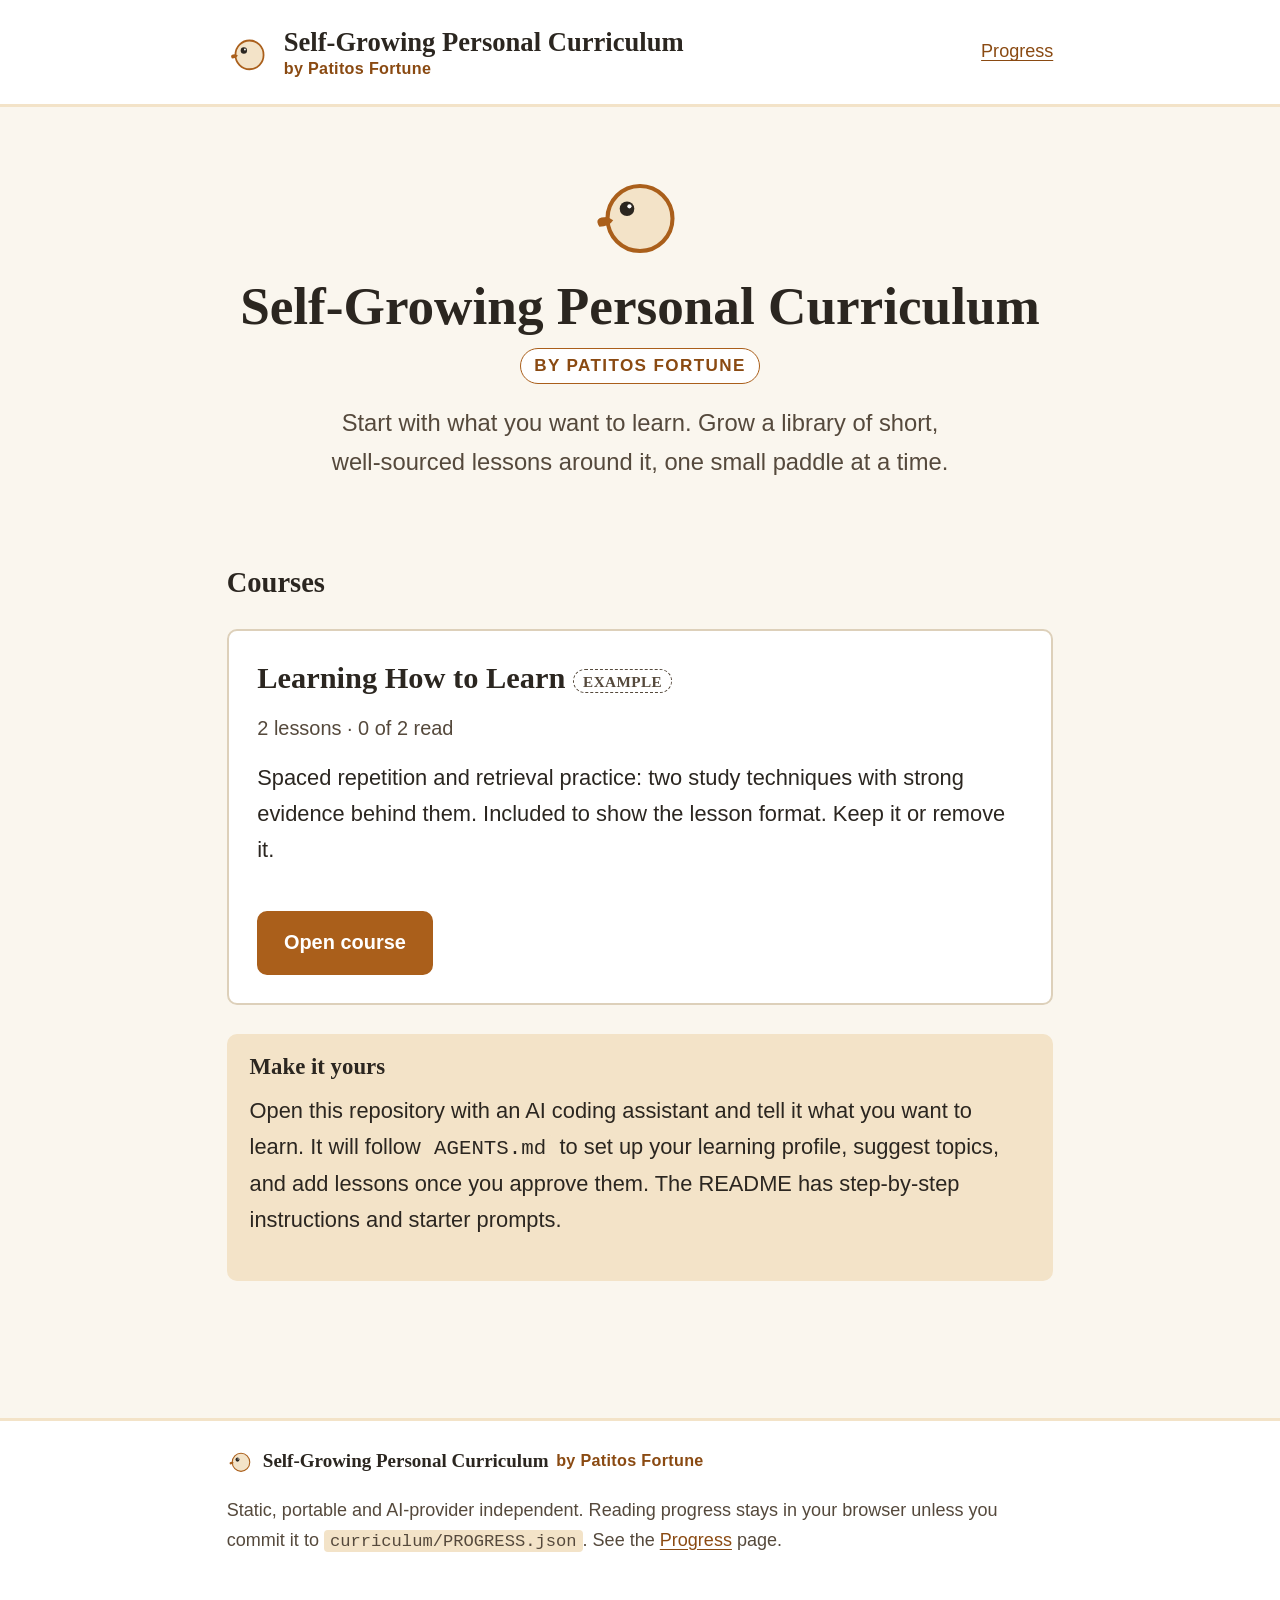
<file: index.html>
<!DOCTYPE html>
<html lang="en">
<head>
<meta charset="UTF-8">
<meta name="viewport" content="width=device-width, initial-scale=1.0">
<title>Self-Growing Personal Curriculum</title>
<meta name="description" content="A personal learning library that grows from your interests, maintained with an AI coding assistant and published as a static site.">
<link rel="icon" href="assets/brand/logo.svg" type="image/svg+xml">
<link rel="stylesheet" href="assets/css/style.css">
<script src="assets/js/progress.js" defer></script>
</head>
<body>
<header class="site-header"><div class="page"><a class="brand" href="index.html"><img class="brand-logo" src="assets/brand/logo.svg" alt="" width="40" height="40"><span class="brand-text"><span class="brand-name">Self-Growing Personal Curriculum</span><span class="brand-byline">by Patitos Fortune</span></span></a><a class="header-link" href="progress.html">Progress</a></div></header>
<main class="page">
<section class="home-hero">
<img class="hero-logo" src="assets/brand/logo.svg" alt="" width="96" height="96">
<h1><span class="brand-name">Self-Growing Personal Curriculum</span></h1>
<p class="hero-byline"><span class="brand-byline">by Patitos Fortune</span></p>
<p class="home-subtitle">Start with what you want to learn. Grow a library of short, well-sourced lessons around it, one small paddle at a time.</p>
</section>

<section aria-labelledby="courses-heading">
<h2 id="courses-heading">Courses</h2>

<!-- One course card per course. Copy this block for new courses (see prompts/CREATE_COURSE.md). -->
<a class="course-card" href="courses/example-learning-how-to-learn/index.html">
<h2>Learning How to Learn <span class="example-flag">Example</span></h2>
<p class="course-meta">2 lessons &middot; <span class="progress-count" data-progress-count="example-learning-how-to-learn" data-total="2"></span></p>
<p>Spaced repetition and retrieval practice: two study techniques with strong evidence behind them. Included to show the lesson format. Keep it or remove it.</p>
<span class="btn">Open course</span>
</a>

<div class="callout">
<h3>Make it yours</h3>
<p>Open this repository with an AI coding assistant and tell it what you want to learn. It will follow <code>AGENTS.md</code> to set up your learning profile, suggest topics, and add lessons once you approve them. The README has step-by-step instructions and starter prompts.</p>
</div>
</section>
</main>
<footer class="site-footer"><div class="page"><p class="brand-footer"><img class="brand-footer-logo" src="assets/brand/logo.svg" alt="" width="24" height="24"><span class="brand-name">Self-Growing Personal Curriculum</span> <span class="brand-byline">by Patitos Fortune</span></p><p>Static, portable and AI-provider independent. Reading progress stays in your browser unless you commit it to <code>curriculum/PROGRESS.json</code>. See the <a href="progress.html">Progress</a> page.</p></div></footer>
</body>
</html>
</file>
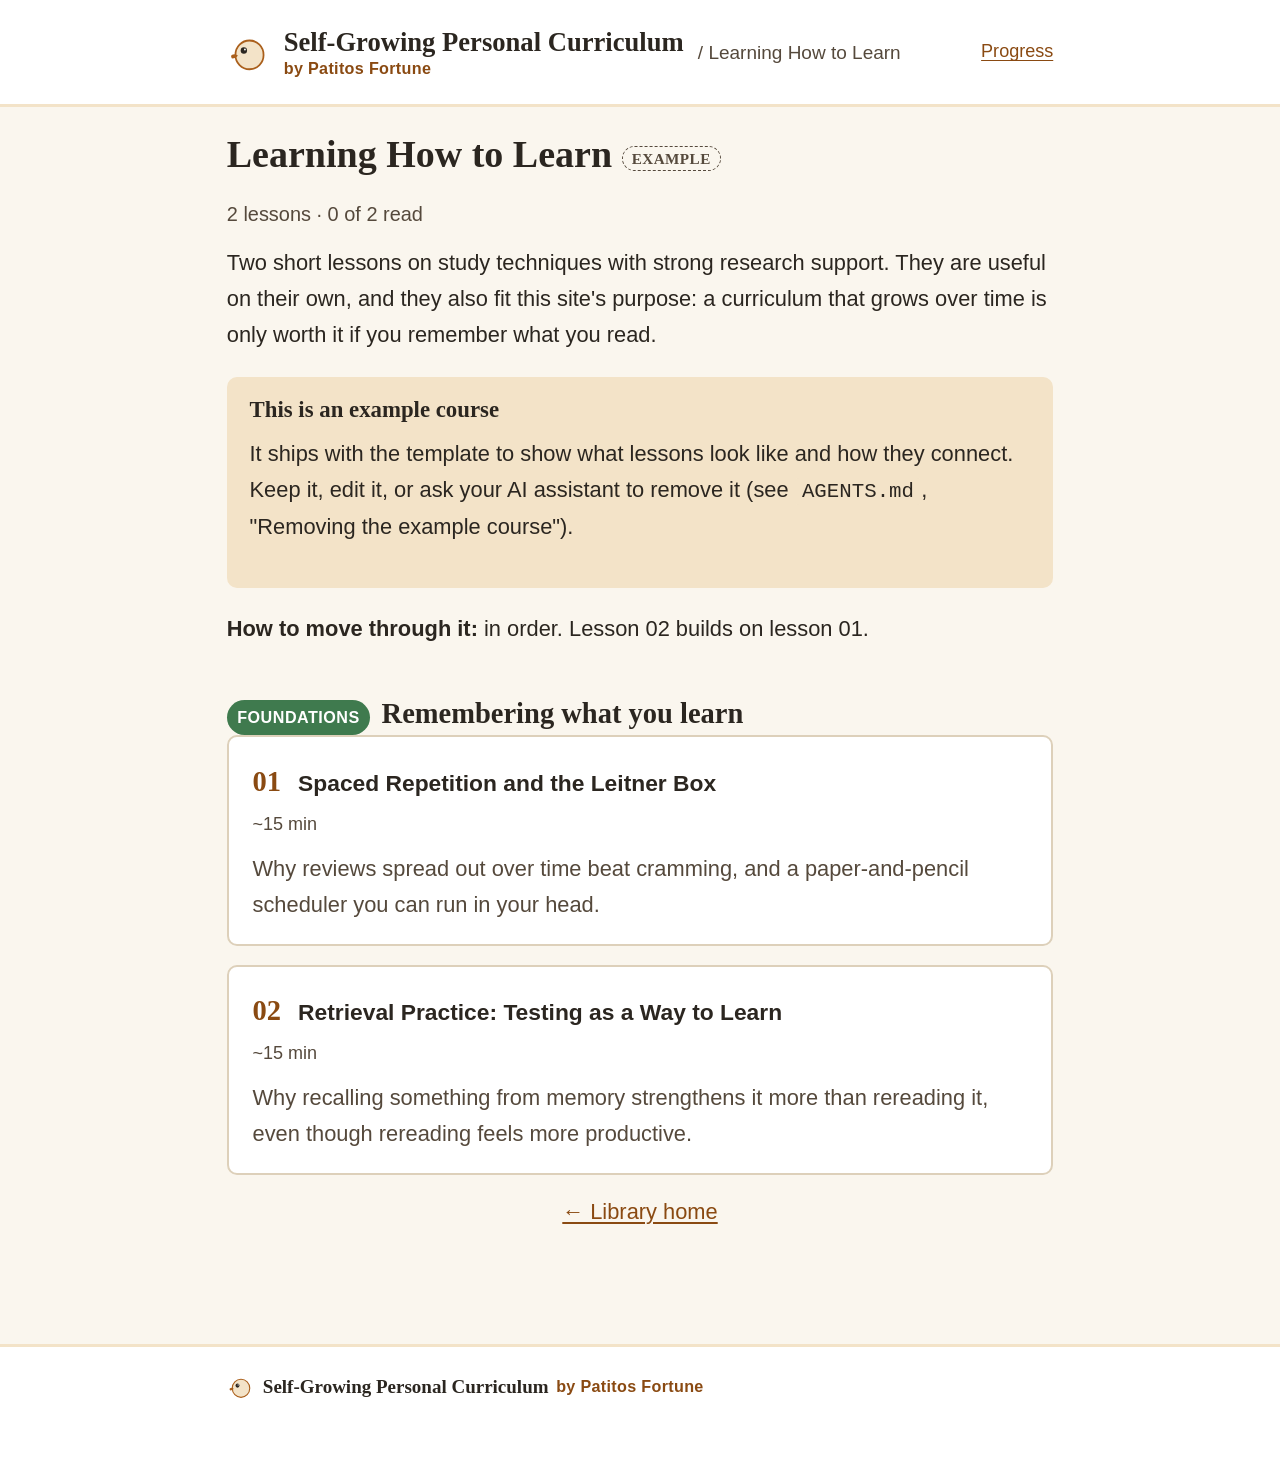
<file: courses/example-learning-how-to-learn/index.html>
<!DOCTYPE html>
<html lang="en">
<head>
<meta charset="UTF-8"><meta name="viewport" content="width=device-width, initial-scale=1.0">
<title>Learning How to Learn (Example) — Self-Growing Personal Curriculum</title>
<meta name="description" content="A two-lesson example course that shows the lesson format: spaced repetition and retrieval practice.">
<link rel="icon" href="../../assets/brand/logo.svg" type="image/svg+xml">
<link rel="stylesheet" href="../../assets/css/style.css">
<script src="../../assets/js/progress.js" defer></script>
</head>
<body>
<header class="site-header"><div class="page"><a class="brand" href="../../index.html"><img class="brand-logo" src="../../assets/brand/logo.svg" alt="" width="40" height="40"><span class="brand-text"><span class="brand-name">Self-Growing Personal Curriculum</span><span class="brand-byline">by Patitos Fortune</span></span></a><span class="crumb">/ Learning How to Learn</span><a class="header-link" href="../../progress.html">Progress</a></div></header>
<main class="page">
<h1>Learning How to Learn <span class="example-flag">Example</span></h1>
<p class="course-meta">2 lessons &middot; <span class="progress-count" data-progress-count="example-learning-how-to-learn"></span></p>
<p>Two short lessons on study techniques with strong research support. They are useful on their own, and they also fit this site's purpose: a curriculum that grows over time is only worth it if you remember what you read.</p>
<div class="callout">
<h3>This is an example course</h3>
<p>It ships with the template to show what lessons look like and how they connect. Keep it, edit it, or ask your AI assistant to remove it (see <code>AGENTS.md</code>, "Removing the example course").</p>
</div>
<p><strong>How to move through it:</strong> in order. Lesson 02 builds on lesson 01.</p>

<div class="tier-heading"><span class="tier-badge tier-1">Foundations</span><h2>Remembering what you learn</h2></div>
<ul class="lesson-list">
<li><a class="lesson-card" href="lessons/01.html" data-lesson-id="example-learning-how-to-learn/01">
  <div class="lesson-card-top"><span class="lesson-number">01</span><span class="lesson-title">Spaced Repetition and the Leitner Box</span></div>
  <span class="lesson-duration">~15 min</span>
  <p class="lesson-desc">Why reviews spread out over time beat cramming, and a paper-and-pencil scheduler you can run in your head.</p>
</a></li>
<li><a class="lesson-card" href="lessons/02.html" data-lesson-id="example-learning-how-to-learn/02">
  <div class="lesson-card-top"><span class="lesson-number">02</span><span class="lesson-title">Retrieval Practice: Testing as a Way to Learn</span></div>
  <span class="lesson-duration">~15 min</span>
  <p class="lesson-desc">Why recalling something from memory strengthens it more than rereading it, even though rereading feels more productive.</p>
</a></li>
</ul>
<div class="home-link-row"><a href="../../index.html">&larr; Library home</a></div>
</main>
<footer class="site-footer"><div class="page"><p class="brand-footer"><img class="brand-footer-logo" src="../../assets/brand/logo.svg" alt="" width="24" height="24"><span class="brand-name">Self-Growing Personal Curriculum</span> <span class="brand-byline">by Patitos Fortune</span></p></div></footer>
</body>
</html>
</file>
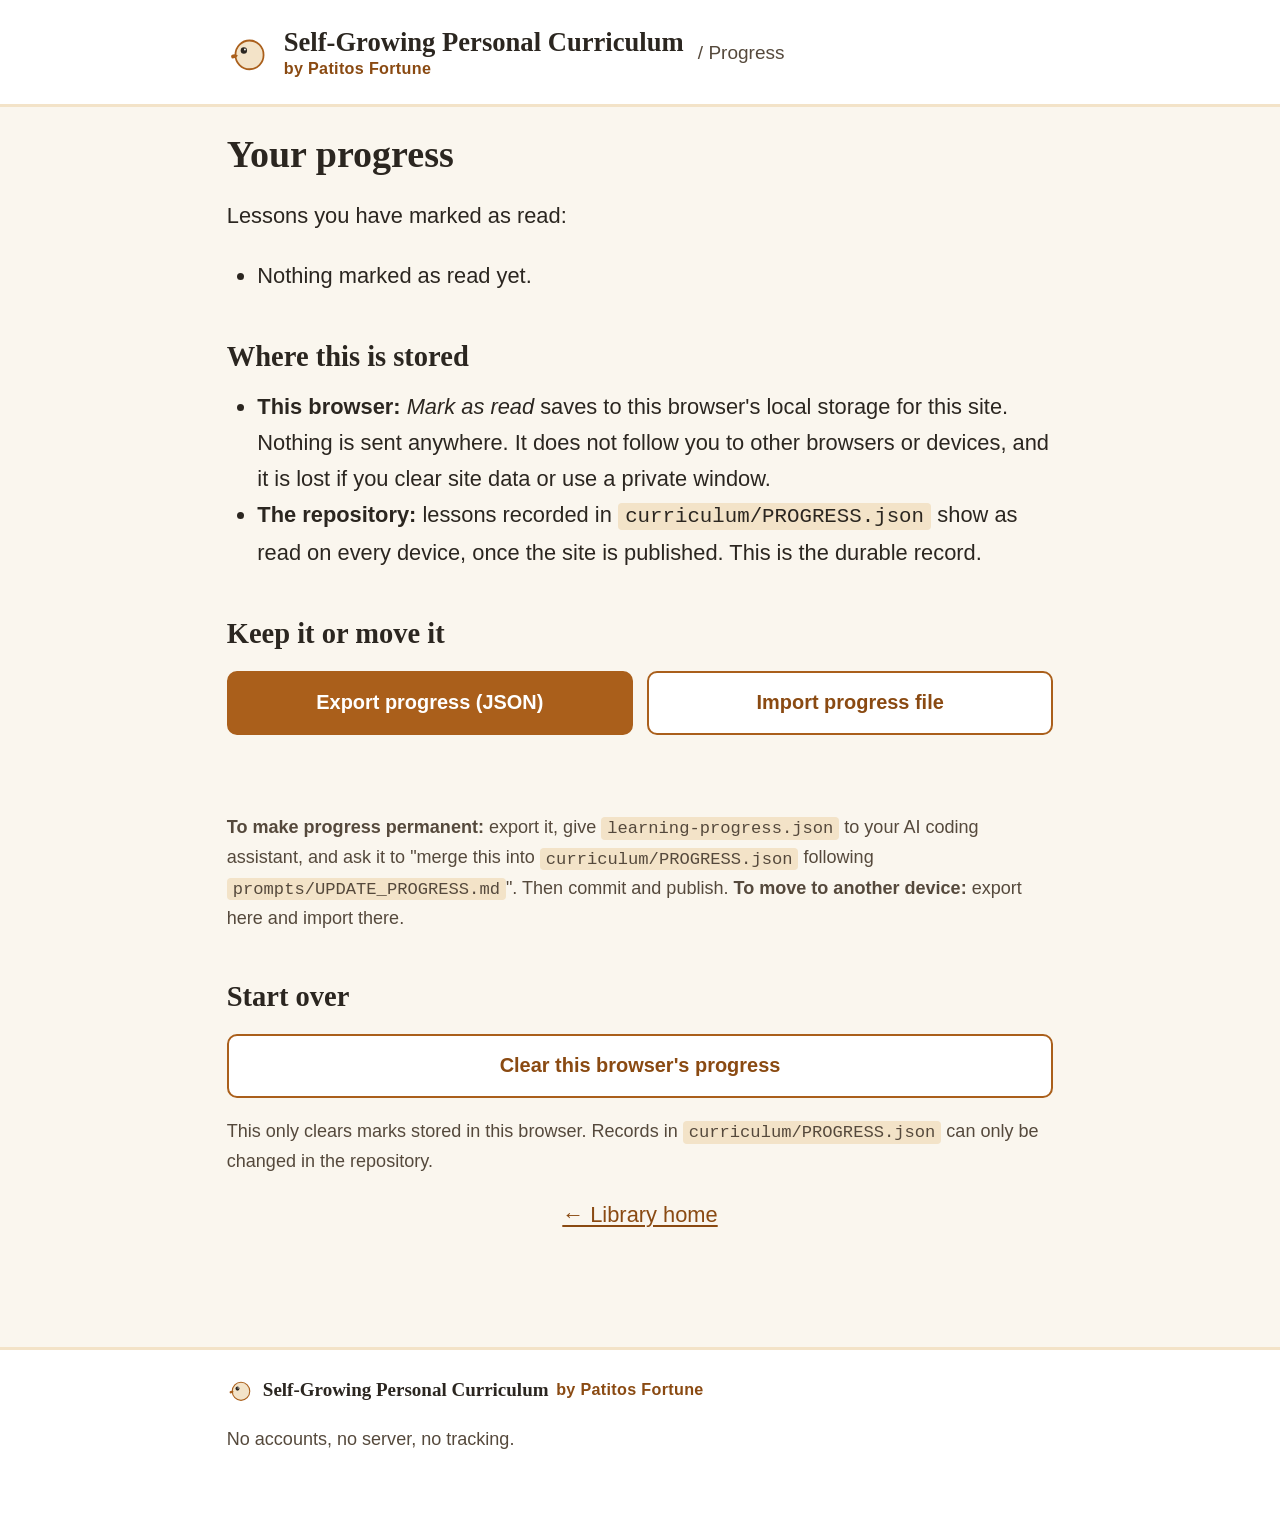
<file: progress.html>
<!DOCTYPE html>
<html lang="en">
<head>
<meta charset="UTF-8">
<meta name="viewport" content="width=device-width, initial-scale=1.0">
<title>Progress — Self-Growing Personal Curriculum</title>
<meta name="description" content="See, export, import or clear your reading progress.">
<link rel="icon" href="assets/brand/logo.svg" type="image/svg+xml">
<link rel="stylesheet" href="assets/css/style.css">
<script src="assets/js/progress.js" defer></script>
</head>
<body>
<header class="site-header"><div class="page"><a class="brand" href="index.html"><img class="brand-logo" src="assets/brand/logo.svg" alt="" width="40" height="40"><span class="brand-text"><span class="brand-name">Self-Growing Personal Curriculum</span><span class="brand-byline">by Patitos Fortune</span></span></a><span class="crumb">/ Progress</span></div></header>
<main class="page">
<h1>Your progress</h1>
<p>Lessons you have marked as read:</p>
<ul data-progress-list><li>Loading&hellip;</li></ul>
<noscript><p class="progress-note">Progress tracking needs JavaScript. Everything else on this site works without it.</p></noscript>

<h2>Where this is stored</h2>
<ul>
<li><strong>This browser:</strong> <em>Mark as read</em> saves to this browser's local storage for this site. Nothing is sent anywhere. It does not follow you to other browsers or devices, and it is lost if you clear site data or use a private window.</li>
<li><strong>The repository:</strong> lessons recorded in <code>curriculum/PROGRESS.json</code> show as read on every device, once the site is published. This is the durable record.</li>
</ul>

<h2>Keep it or move it</h2>
<div class="button-row">
<button class="btn" type="button" data-progress-export>Export progress (JSON)</button>
<label class="btn btn-secondary">Import progress file<input class="visually-hidden" type="file" accept="application/json,.json" data-progress-import></label>
</div>
<p class="status-message" role="status" data-progress-status></p>
<p class="progress-note"><strong>To make progress permanent:</strong> export it, give <code>learning-progress.json</code> to your AI coding assistant, and ask it to "merge this into <code>curriculum/PROGRESS.json</code> following <code>prompts/UPDATE_PROGRESS.md</code>". Then commit and publish. <strong>To move to another device:</strong> export here and import there.</p>

<h2>Start over</h2>
<div class="button-row"><button class="btn btn-secondary" type="button" data-progress-reset>Clear this browser's progress</button></div>
<p class="progress-note">This only clears marks stored in this browser. Records in <code>curriculum/PROGRESS.json</code> can only be changed in the repository.</p>

<div class="home-link-row"><a href="index.html">&larr; Library home</a></div>
</main>
<footer class="site-footer"><div class="page"><p class="brand-footer"><img class="brand-footer-logo" src="assets/brand/logo.svg" alt="" width="24" height="24"><span class="brand-name">Self-Growing Personal Curriculum</span> <span class="brand-byline">by Patitos Fortune</span></p><p>No accounts, no server, no tracking.</p></div></footer>
</body>
</html>
</file>
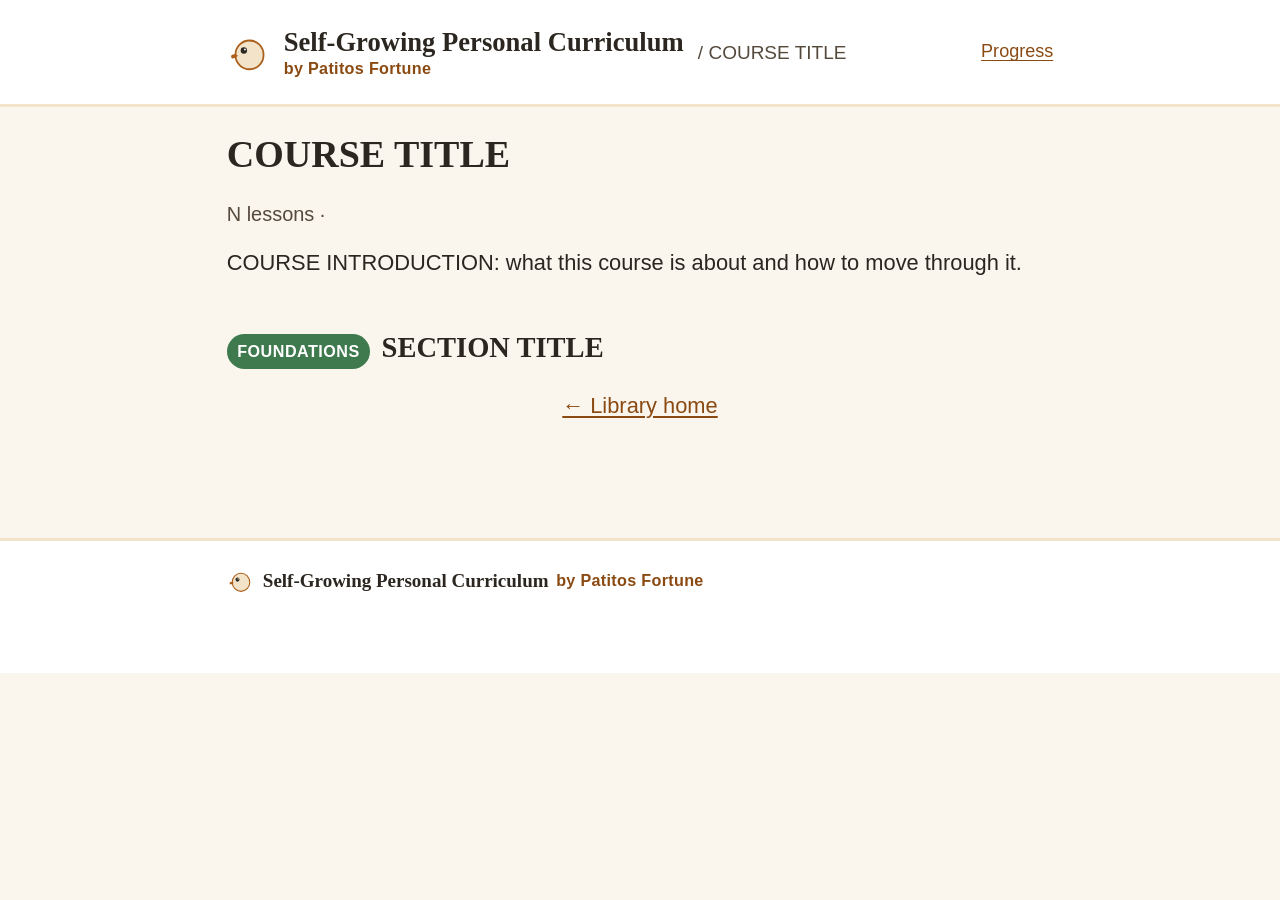
<file: templates/course.html>
<!DOCTYPE html>
<!--
  Course template. Copy to courses/COURSE-SLUG/index.html and replace every
  UPPERCASE placeholder. See prompts/CREATE_COURSE.md. Delete this comment.
-->
<html lang="en">
<head>
<meta charset="UTF-8"><meta name="viewport" content="width=device-width, initial-scale=1.0">
<title>COURSE TITLE — Self-Growing Personal Curriculum</title>
<meta name="description" content="COURSE DESCRIPTION">
<link rel="icon" href="../../assets/brand/logo.svg" type="image/svg+xml">
<link rel="stylesheet" href="../../assets/css/style.css">
<script src="../../assets/js/progress.js" defer></script>
</head>
<body>
<header class="site-header"><div class="page"><a class="brand" href="../../index.html"><img class="brand-logo" src="../../assets/brand/logo.svg" alt="" width="40" height="40"><span class="brand-text"><span class="brand-name">Self-Growing Personal Curriculum</span><span class="brand-byline">by Patitos Fortune</span></span></a><span class="crumb">/ COURSE TITLE</span><a class="header-link" href="../../progress.html">Progress</a></div></header>
<main class="page">
<h1>COURSE TITLE</h1>
<p class="course-meta">N lessons &middot; <span class="progress-count" data-progress-count="COURSE-SLUG"></span></p>
<p>COURSE INTRODUCTION: what this course is about and how to move through it.</p>

<!-- Optional grouping. Repeat a tier-heading + lesson-list pair per group, or use a single list. -->
<div class="tier-heading"><span class="tier-badge tier-1">Foundations</span><h2>SECTION TITLE</h2></div>
<ul class="lesson-list">
<!-- One card per lesson. Title and duration must match the lesson page.
<li><a class="lesson-card" href="lessons/01.html" data-lesson-id="COURSE-SLUG/01">
  <div class="lesson-card-top"><span class="lesson-number">01</span><span class="lesson-title">LESSON TITLE</span></div>
  <span class="lesson-duration">~XX min</span>
  <p class="lesson-desc">LESSON DESCRIPTION</p>
</a></li>
-->
</ul>
<div class="home-link-row"><a href="../../index.html">&larr; Library home</a></div>
</main>
<footer class="site-footer"><div class="page"><p class="brand-footer"><img class="brand-footer-logo" src="../../assets/brand/logo.svg" alt="" width="24" height="24"><span class="brand-name">Self-Growing Personal Curriculum</span> <span class="brand-byline">by Patitos Fortune</span></p></div></footer>
</body>
</html>
</file>
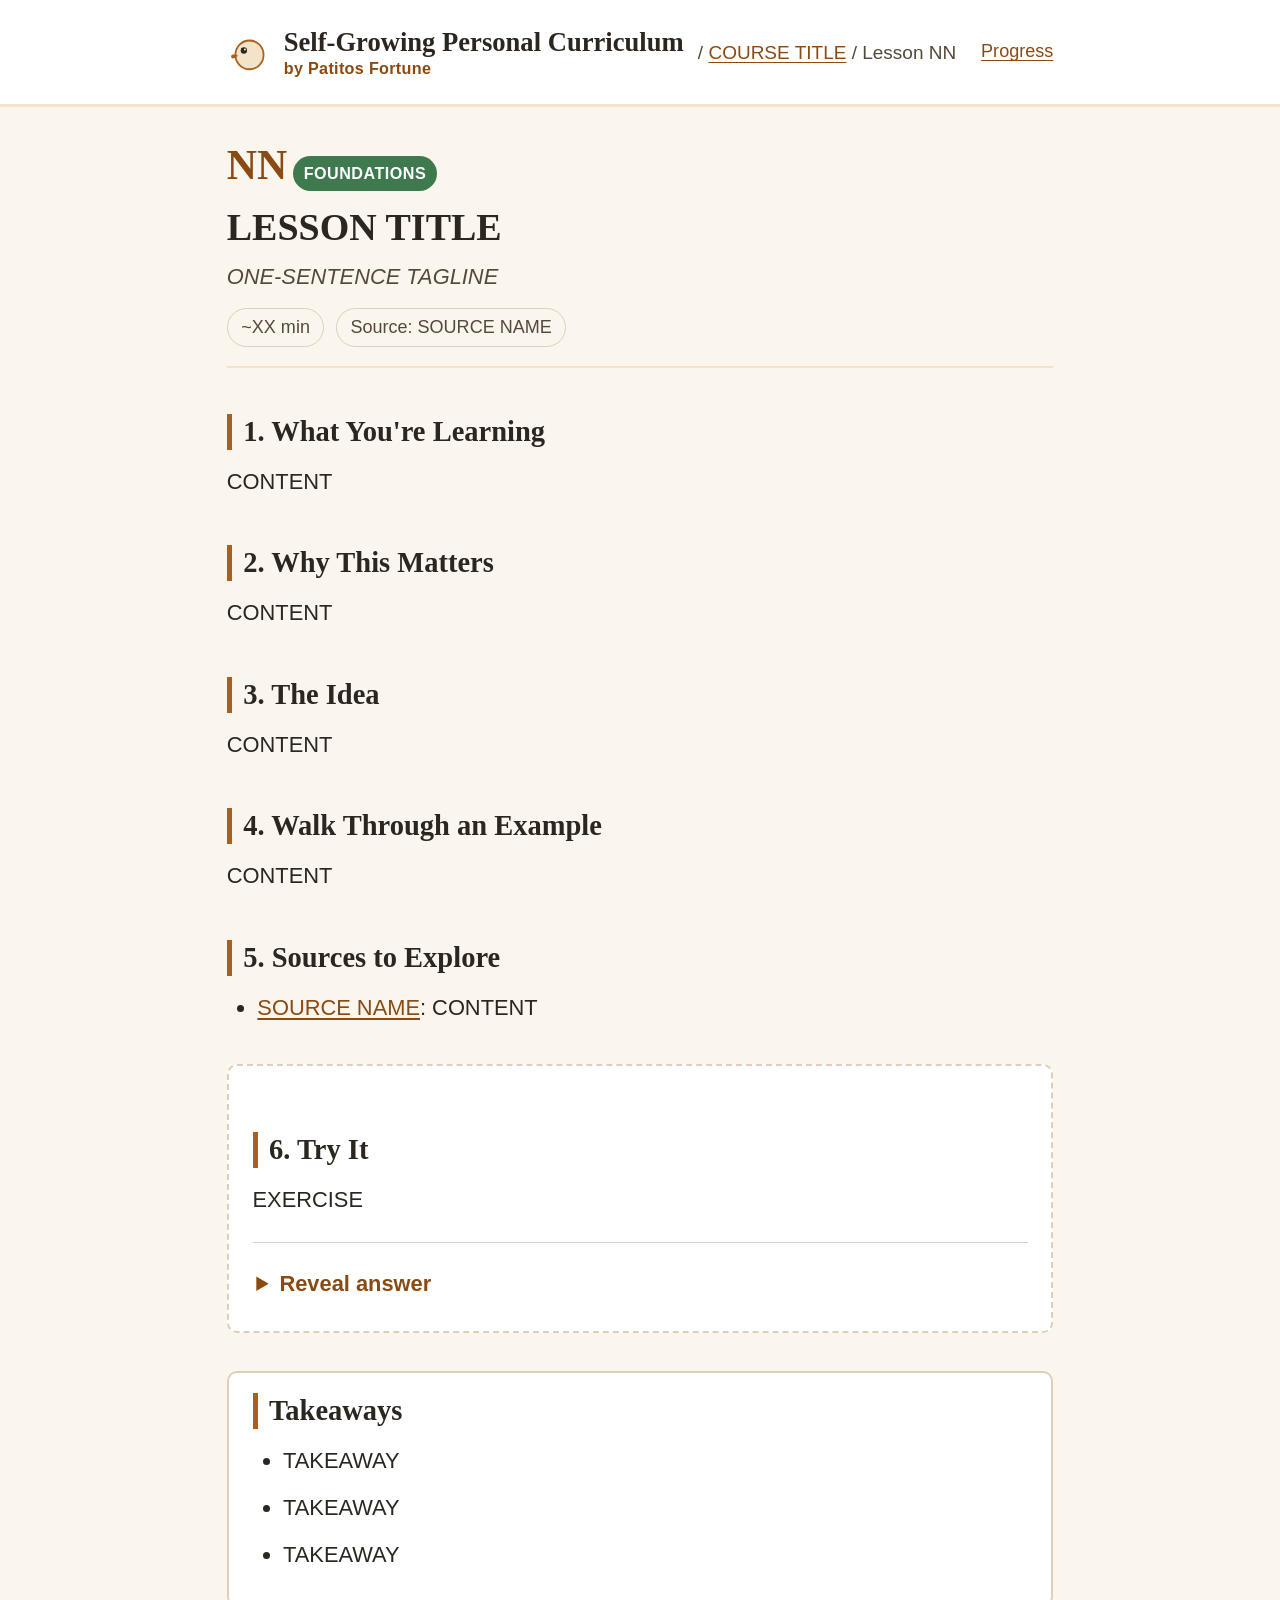
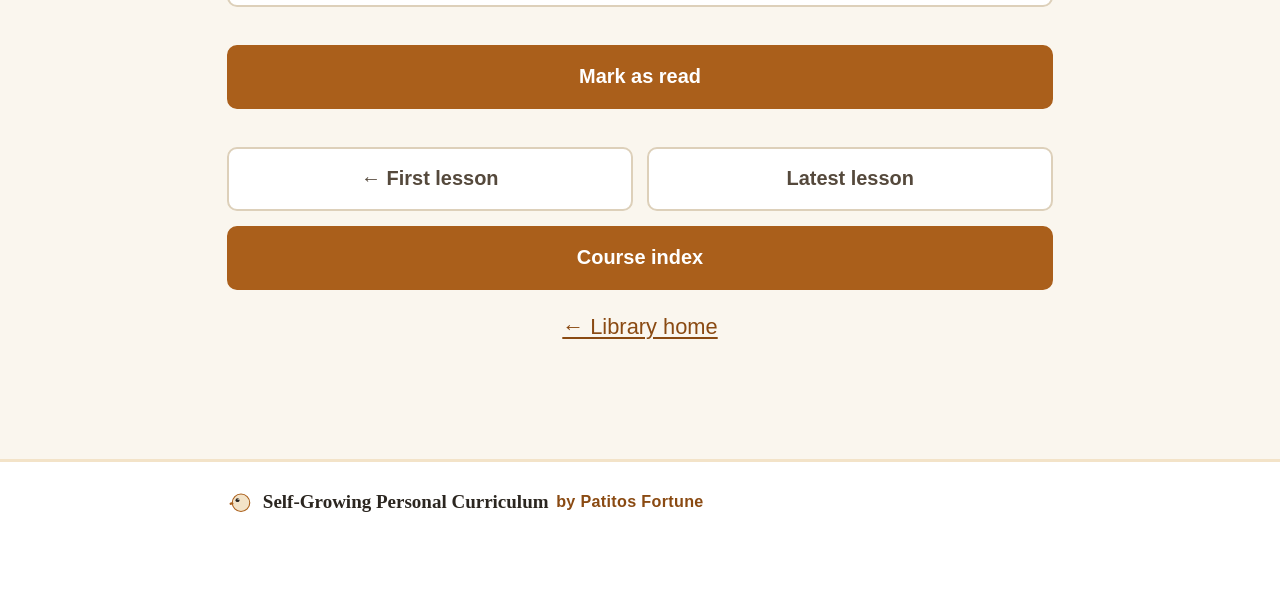
<file: templates/lesson.html>
<!DOCTYPE html>
<!--
  Lesson template. Copy to courses/COURSE-SLUG/lessons/NN.html and replace every
  UPPERCASE placeholder. See prompts/CREATE_LESSON.md. Delete this comment.
-->
<html lang="en">
<head>
<meta charset="UTF-8"><meta name="viewport" content="width=device-width, initial-scale=1.0">
<title>NN. LESSON TITLE — COURSE TITLE</title>
<meta name="description" content="LESSON DESCRIPTION">
<link rel="icon" href="../../../assets/brand/logo.svg" type="image/svg+xml">
<link rel="stylesheet" href="../../../assets/css/style.css">
<script src="../../../assets/js/progress.js" defer></script>
</head>
<body data-lesson-id="COURSE-SLUG/NN">
<header class="site-header"><div class="page"><a class="brand" href="../../../index.html"><img class="brand-logo" src="../../../assets/brand/logo.svg" alt="" width="40" height="40"><span class="brand-text"><span class="brand-name">Self-Growing Personal Curriculum</span><span class="brand-byline">by Patitos Fortune</span></span></a><span class="crumb">/ <a href="../index.html">COURSE TITLE</a> / Lesson NN</span><a class="header-link" href="../../../progress.html">Progress</a></div></header>
<main class="page">
<div class="lesson-header">
<span class="lesson-number">NN</span> <span class="tier-badge tier-1">Foundations</span>
<h1>LESSON TITLE</h1>
<p class="lesson-tagline">ONE-SENTENCE TAGLINE</p>
<div class="lesson-meta-row"><span class="duration-badge">~XX min</span><span class="source-badge">Source: SOURCE NAME</span></div>
</div>
<section class="lesson-section" id="what"><h2>1. What You're Learning</h2><p>CONTENT</p></section>
<section class="lesson-section" id="why"><h2>2. Why This Matters</h2><p>CONTENT</p></section>
<section class="lesson-section" id="idea"><h2>3. The Idea</h2><p>CONTENT</p></section>
<section class="lesson-section" id="example"><h2>4. Walk Through an Example</h2><p>CONTENT</p>
<!-- Wide tables: wrap in <div class="table-scroll"><table class="diagram-table">...</table></div> -->
</section>
<section class="lesson-section" id="explore"><h2>5. Sources to Explore</h2><ul><li><a href="https://SOURCE-URL" target="_blank" rel="noopener">SOURCE NAME</a>: CONTENT</li></ul></section>
<section class="lesson-section exercise" id="try-it"><h2>6. Try It</h2><p>EXERCISE</p><details><summary>Reveal answer</summary><p>ANSWER AND REASONING</p></details></section>
<section class="lesson-section takeaways" id="takeaways"><h2>Takeaways</h2><ul><li>TAKEAWAY</li><li>TAKEAWAY</li><li>TAKEAWAY</li></ul></section>
<div class="progress-row"><button class="btn" type="button" data-progress-toggle aria-pressed="false">Mark as read</button></div>
<nav class="lesson-nav">
<!-- Previous: for lesson 01 keep the disabled span; otherwise <a class="btn btn-secondary" href="PREV.html">&larr; Previous: TITLE</a> -->
<span class="btn btn-secondary btn-disabled">&larr; First lesson</span>
<!-- Next: keep disabled until a following lesson exists; then <a class="btn btn-secondary" href="NEXT.html">Next: TITLE &rarr;</a> -->
<span class="btn btn-secondary btn-disabled">Latest lesson</span>
<a class="btn lesson-nav-index" href="../index.html">Course index</a>
</nav>
<div class="home-link-row"><a href="../../../index.html">&larr; Library home</a></div>
</main>
<footer class="site-footer"><div class="page"><p class="brand-footer"><img class="brand-footer-logo" src="../../../assets/brand/logo.svg" alt="" width="24" height="24"><span class="brand-name">Self-Growing Personal Curriculum</span> <span class="brand-byline">by Patitos Fortune</span></p></div></footer>
</body>
</html>
</file>
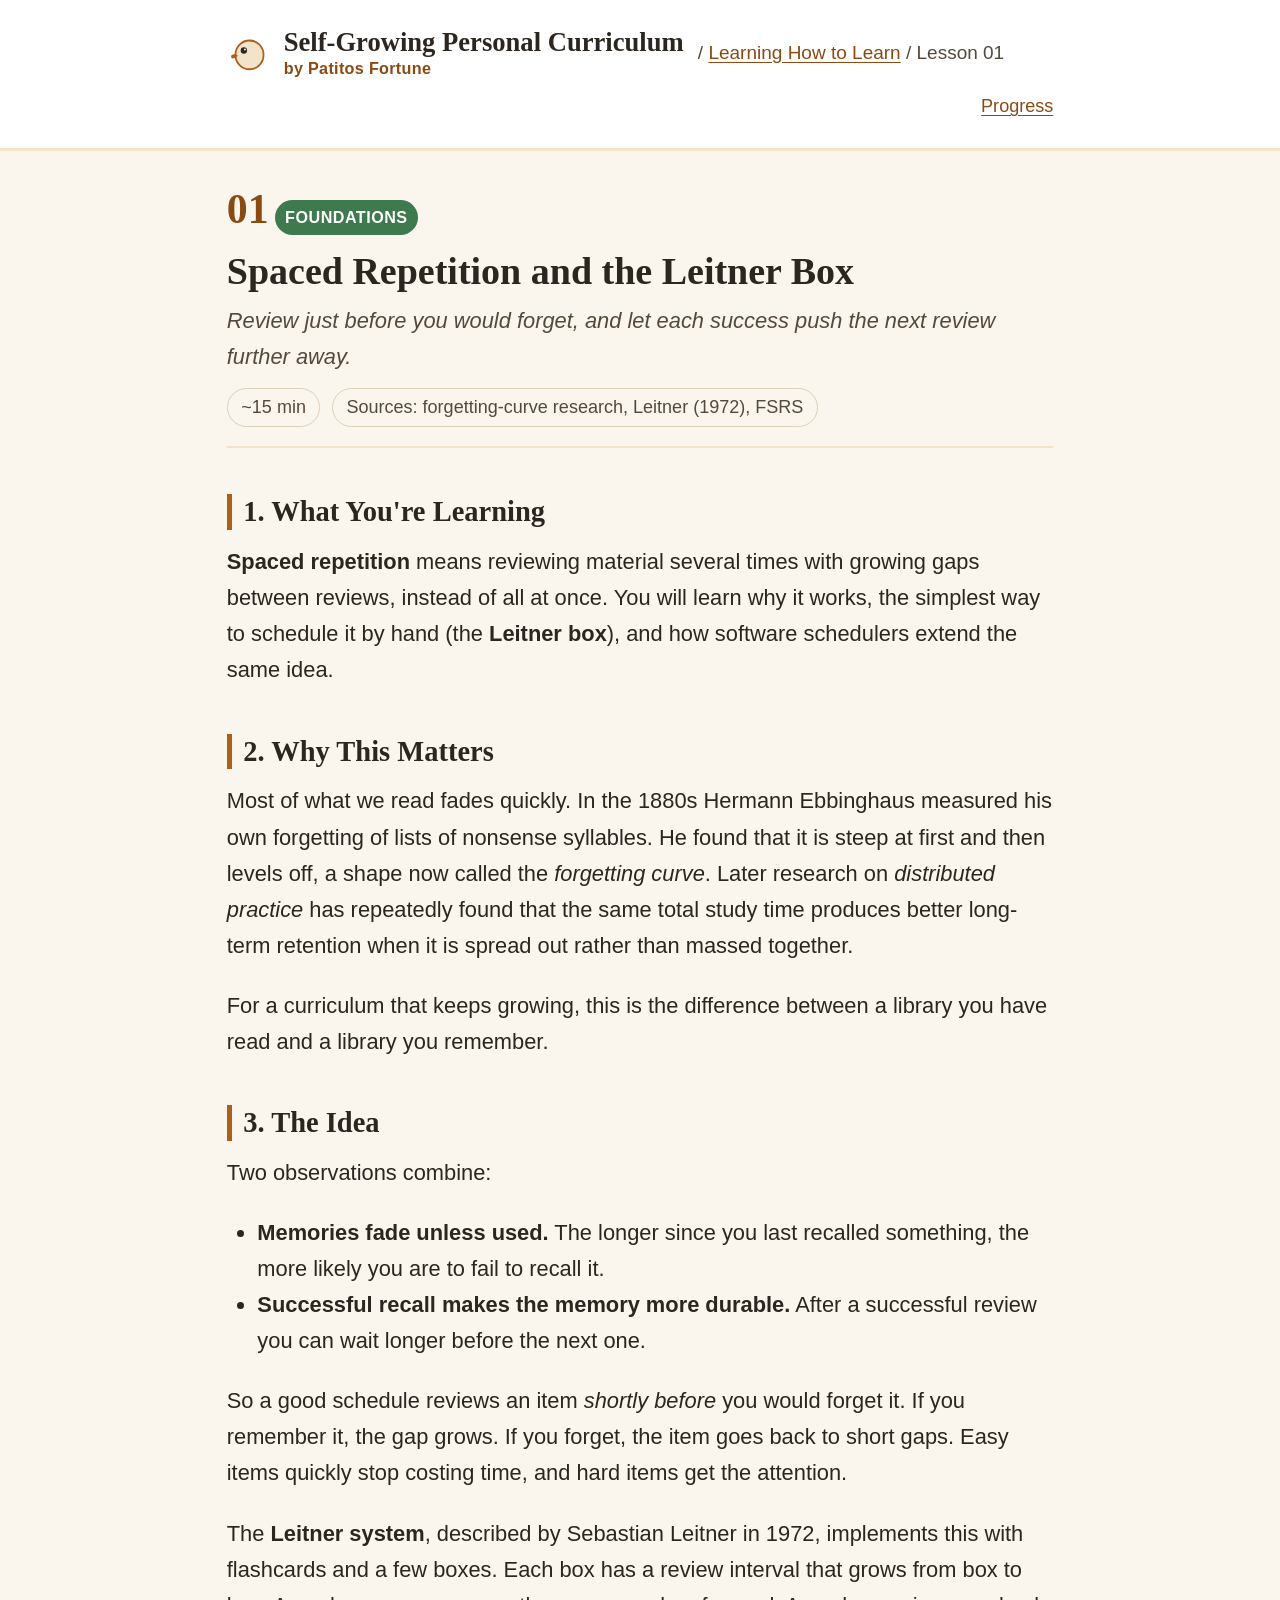
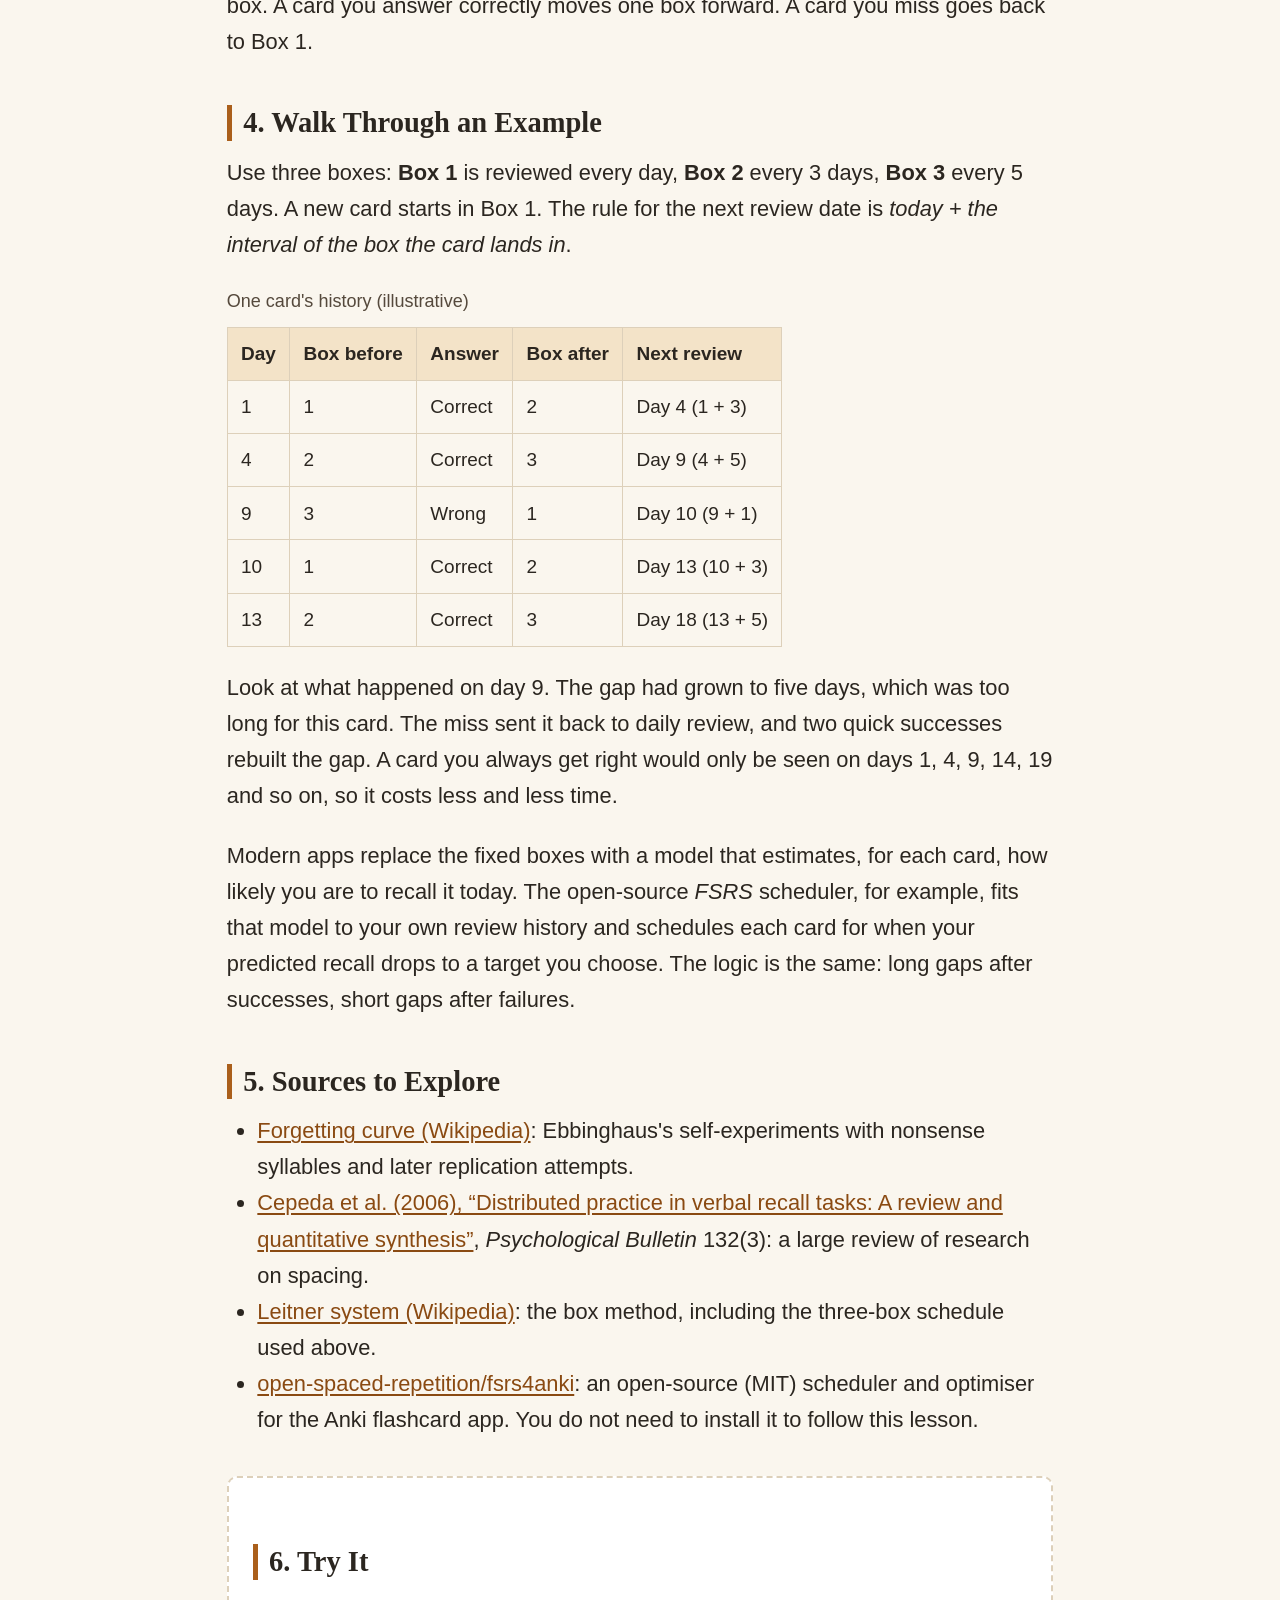
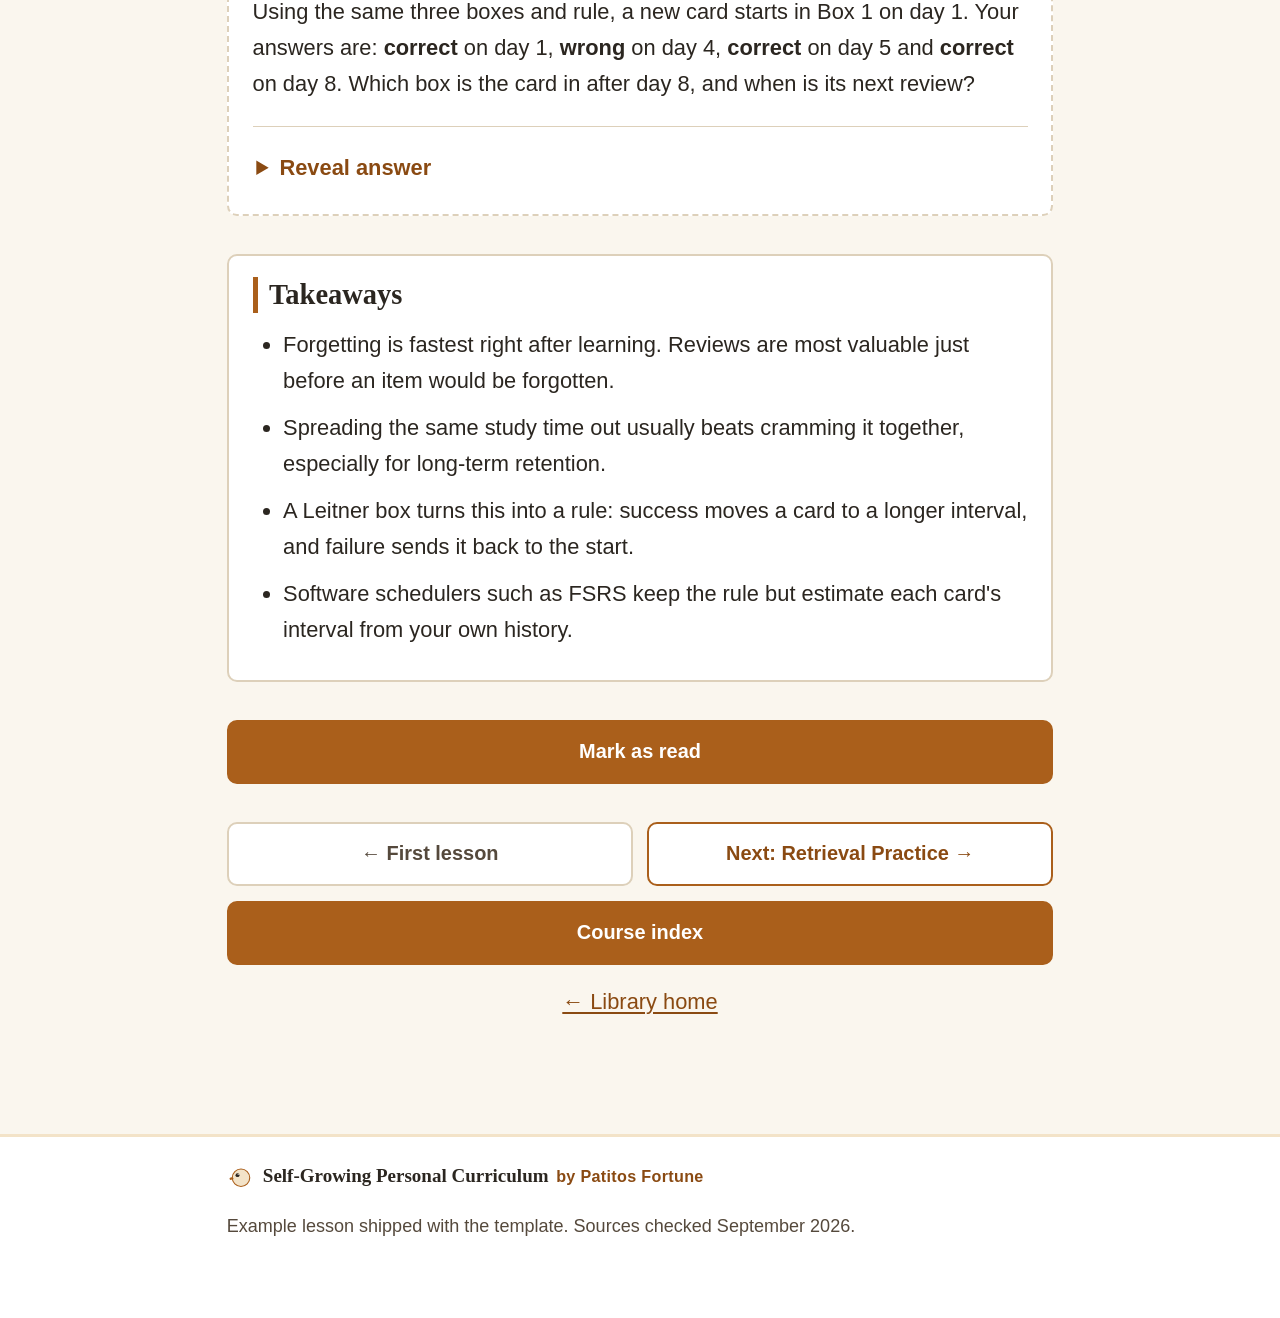
<file: courses/example-learning-how-to-learn/lessons/01.html>
<!DOCTYPE html>
<html lang="en">
<head>
<meta charset="UTF-8"><meta name="viewport" content="width=device-width, initial-scale=1.0">
<title>01. Spaced Repetition and the Leitner Box — Learning How to Learn</title>
<meta name="description" content="Why reviews spread out over time beat cramming, and a paper-and-pencil scheduler you can run in your head.">
<link rel="icon" href="../../../assets/brand/logo.svg" type="image/svg+xml">
<link rel="stylesheet" href="../../../assets/css/style.css">
<script src="../../../assets/js/progress.js" defer></script>
</head>
<body data-lesson-id="example-learning-how-to-learn/01">
<header class="site-header"><div class="page"><a class="brand" href="../../../index.html"><img class="brand-logo" src="../../../assets/brand/logo.svg" alt="" width="40" height="40"><span class="brand-text"><span class="brand-name">Self-Growing Personal Curriculum</span><span class="brand-byline">by Patitos Fortune</span></span></a><span class="crumb">/ <a href="../index.html">Learning How to Learn</a> / Lesson 01</span><a class="header-link" href="../../../progress.html">Progress</a></div></header>
<main class="page">
<div class="lesson-header">
<span class="lesson-number">01</span> <span class="tier-badge tier-1">Foundations</span>
<h1>Spaced Repetition and the Leitner Box</h1>
<p class="lesson-tagline">Review just before you would forget, and let each success push the next review further away.</p>
<div class="lesson-meta-row"><span class="duration-badge">~15 min</span><span class="source-badge">Sources: forgetting-curve research, Leitner (1972), FSRS</span></div>
</div>

<section class="lesson-section" id="what"><h2>1. What You're Learning</h2>
<p><strong>Spaced repetition</strong> means reviewing material several times with growing gaps between reviews, instead of all at once. You will learn why it works, the simplest way to schedule it by hand (the <strong>Leitner box</strong>), and how software schedulers extend the same idea.</p>
</section>

<section class="lesson-section" id="why"><h2>2. Why This Matters</h2>
<p>Most of what we read fades quickly. In the 1880s Hermann Ebbinghaus measured his own forgetting of lists of nonsense syllables. He found that it is steep at first and then levels off, a shape now called the <em>forgetting curve</em>. Later research on <em>distributed practice</em> has repeatedly found that the same total study time produces better long-term retention when it is spread out rather than massed together.</p>
<p>For a curriculum that keeps growing, this is the difference between a library you have read and a library you remember.</p>
</section>

<section class="lesson-section" id="idea"><h2>3. The Idea</h2>
<p>Two observations combine:</p>
<ul>
<li><strong>Memories fade unless used.</strong> The longer since you last recalled something, the more likely you are to fail to recall it.</li>
<li><strong>Successful recall makes the memory more durable.</strong> After a successful review you can wait longer before the next one.</li>
</ul>
<p>So a good schedule reviews an item <em>shortly before</em> you would forget it. If you remember it, the gap grows. If you forget, the item goes back to short gaps. Easy items quickly stop costing time, and hard items get the attention.</p>
<p>The <strong>Leitner system</strong>, described by Sebastian Leitner in 1972, implements this with flashcards and a few boxes. Each box has a review interval that grows from box to box. A card you answer correctly moves one box forward. A card you miss goes back to Box 1.</p>
</section>

<section class="lesson-section" id="example"><h2>4. Walk Through an Example</h2>
<p>Use three boxes: <strong>Box 1</strong> is reviewed every day, <strong>Box 2</strong> every 3 days, <strong>Box 3</strong> every 5 days. A new card starts in Box 1. The rule for the next review date is <em>today + the interval of the box the card lands in</em>.</p>
<div class="table-scroll"><table class="diagram-table">
<caption>One card's history (illustrative)</caption>
<thead><tr><th>Day</th><th>Box before</th><th>Answer</th><th>Box after</th><th>Next review</th></tr></thead>
<tbody>
<tr><td>1</td><td>1</td><td>Correct</td><td>2</td><td>Day 4 (1 + 3)</td></tr>
<tr><td>4</td><td>2</td><td>Correct</td><td>3</td><td>Day 9 (4 + 5)</td></tr>
<tr><td>9</td><td>3</td><td>Wrong</td><td>1</td><td>Day 10 (9 + 1)</td></tr>
<tr><td>10</td><td>1</td><td>Correct</td><td>2</td><td>Day 13 (10 + 3)</td></tr>
<tr><td>13</td><td>2</td><td>Correct</td><td>3</td><td>Day 18 (13 + 5)</td></tr>
</tbody></table></div>
<p>Look at what happened on day 9. The gap had grown to five days, which was too long for this card. The miss sent it back to daily review, and two quick successes rebuilt the gap. A card you always get right would only be seen on days 1, 4, 9, 14, 19 and so on, so it costs less and less time.</p>
<p>Modern apps replace the fixed boxes with a model that estimates, for each card, how likely you are to recall it today. The open-source <em>FSRS</em> scheduler, for example, fits that model to your own review history and schedules each card for when your predicted recall drops to a target you choose. The logic is the same: long gaps after successes, short gaps after failures.</p>
</section>

<section class="lesson-section" id="explore"><h2>5. Sources to Explore</h2>
<ul>
<li><a href="https://en.wikipedia.org/wiki/Forgetting_curve" target="_blank" rel="noopener">Forgetting curve (Wikipedia)</a>: Ebbinghaus's self-experiments with nonsense syllables and later replication attempts.</li>
<li><a href="https://doi.org/10.1037/0033-2909.132.3.354" target="_blank" rel="noopener">Cepeda et al. (2006), “Distributed practice in verbal recall tasks: A review and quantitative synthesis”</a>, <em>Psychological Bulletin</em> 132(3): a large review of research on spacing.</li>
<li><a href="https://en.wikipedia.org/wiki/Leitner_system" target="_blank" rel="noopener">Leitner system (Wikipedia)</a>: the box method, including the three-box schedule used above.</li>
<li><a href="https://github.com/open-spaced-repetition/fsrs4anki" target="_blank" rel="noopener">open-spaced-repetition/fsrs4anki</a>: an open-source (MIT) scheduler and optimiser for the Anki flashcard app. You do not need to install it to follow this lesson.</li>
</ul>
</section>

<section class="lesson-section exercise" id="try-it"><h2>6. Try It</h2>
<p>Using the same three boxes and rule, a new card starts in Box 1 on day 1. Your answers are: <strong>correct</strong> on day 1, <strong>wrong</strong> on day 4, <strong>correct</strong> on day 5 and <strong>correct</strong> on day 8. Which box is the card in after day 8, and when is its next review?</p>
<details><summary>Reveal answer</summary>
<p><strong>Box 3, next review on day 13.</strong> Day 1: correct, Box 1 → 2, next is day 4. Day 4: wrong, back to Box 1, next is day 5. Day 5: correct, Box 1 → 2, next is day 8. Day 8: correct, Box 2 → 3, next is 8 + 5 = 13.</p>
<p>The single miss cost only one extra review. The system spends effort on exactly the cards that need it.</p>
</details>
</section>

<section class="lesson-section takeaways" id="takeaways"><h2>Takeaways</h2><ul>
<li>Forgetting is fastest right after learning. Reviews are most valuable just before an item would be forgotten.</li>
<li>Spreading the same study time out usually beats cramming it together, especially for long-term retention.</li>
<li>A Leitner box turns this into a rule: success moves a card to a longer interval, and failure sends it back to the start.</li>
<li>Software schedulers such as FSRS keep the rule but estimate each card's interval from your own history.</li>
</ul></section>

<div class="progress-row"><button class="btn" type="button" data-progress-toggle aria-pressed="false">Mark as read</button></div>
<nav class="lesson-nav">
<span class="btn btn-secondary btn-disabled">&larr; First lesson</span>
<a class="btn btn-secondary" href="02.html">Next: Retrieval Practice &rarr;</a>
<a class="btn lesson-nav-index" href="../index.html">Course index</a>
</nav>
<div class="home-link-row"><a href="../../../index.html">&larr; Library home</a></div>
</main>
<footer class="site-footer"><div class="page"><p class="brand-footer"><img class="brand-footer-logo" src="../../../assets/brand/logo.svg" alt="" width="24" height="24"><span class="brand-name">Self-Growing Personal Curriculum</span> <span class="brand-byline">by Patitos Fortune</span></p><p>Example lesson shipped with the template. Sources checked September 2026.</p></div></footer>
</body>
</html>
</file>
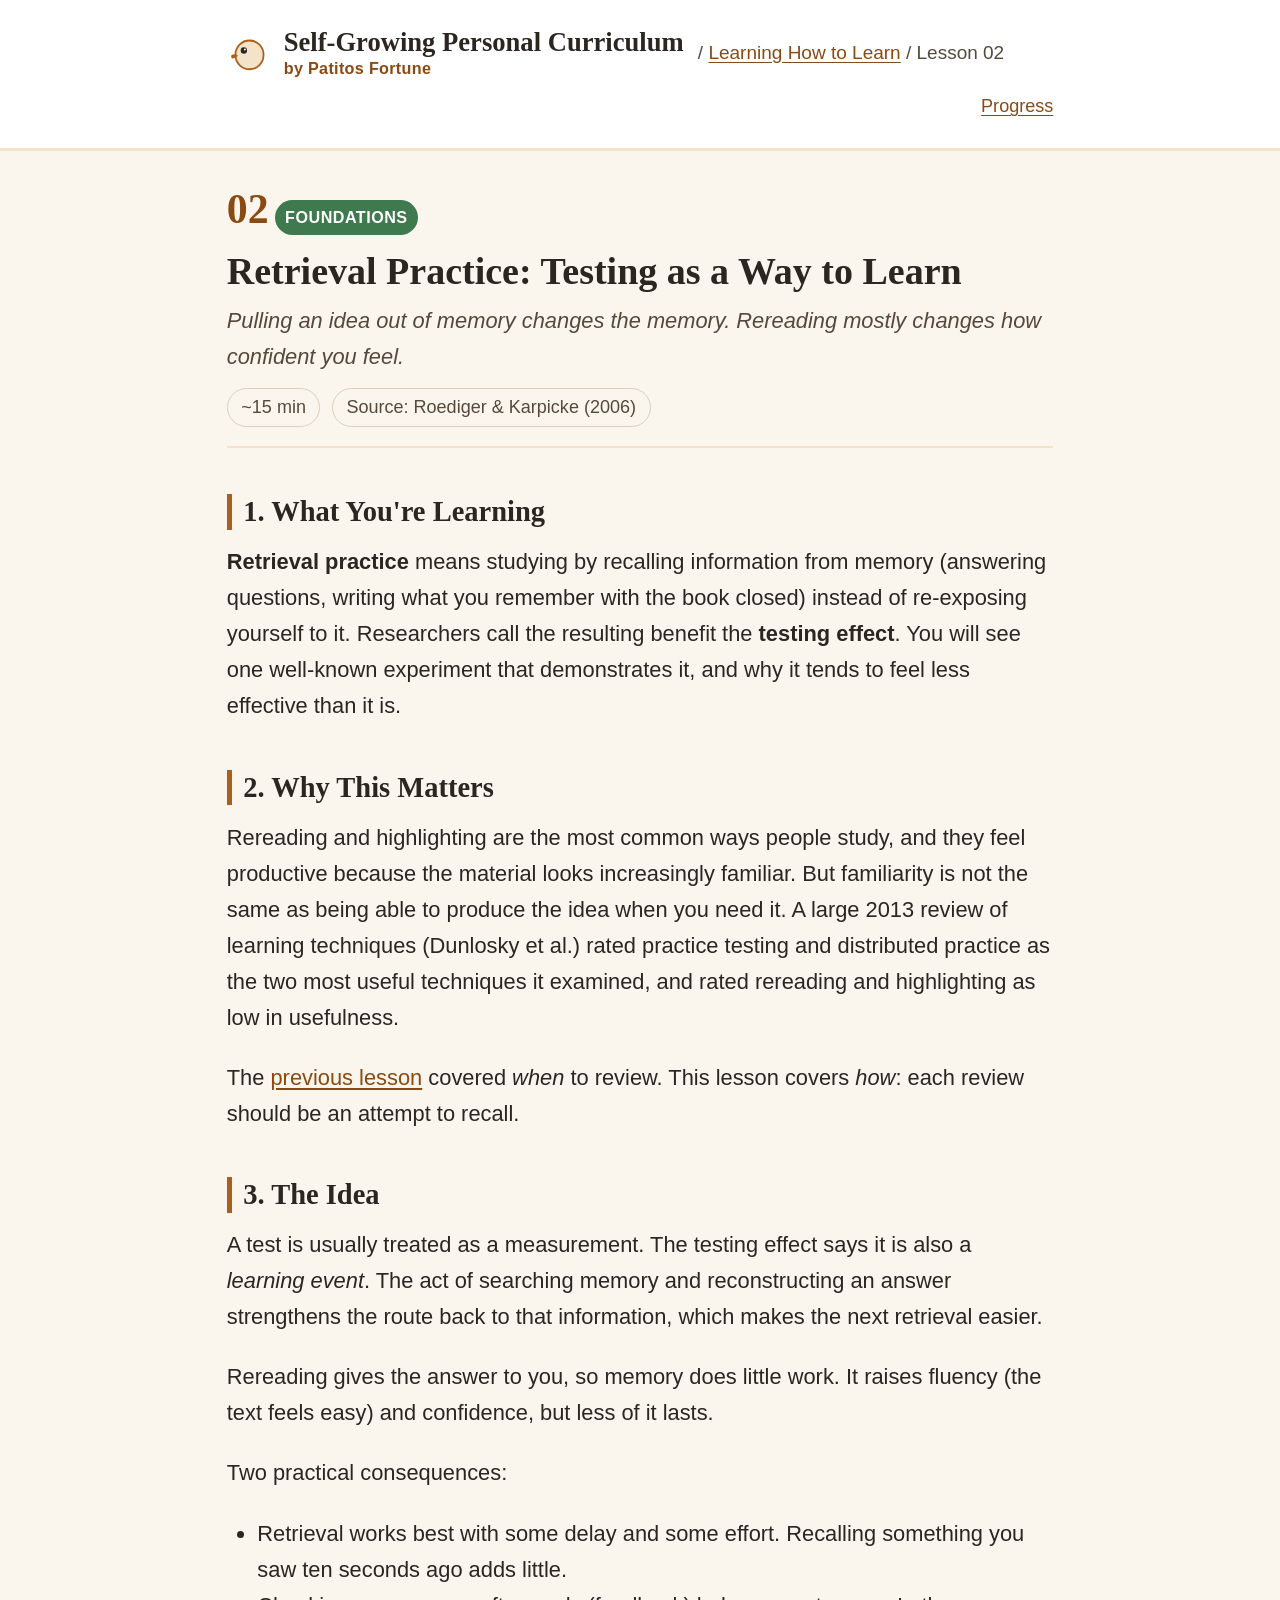
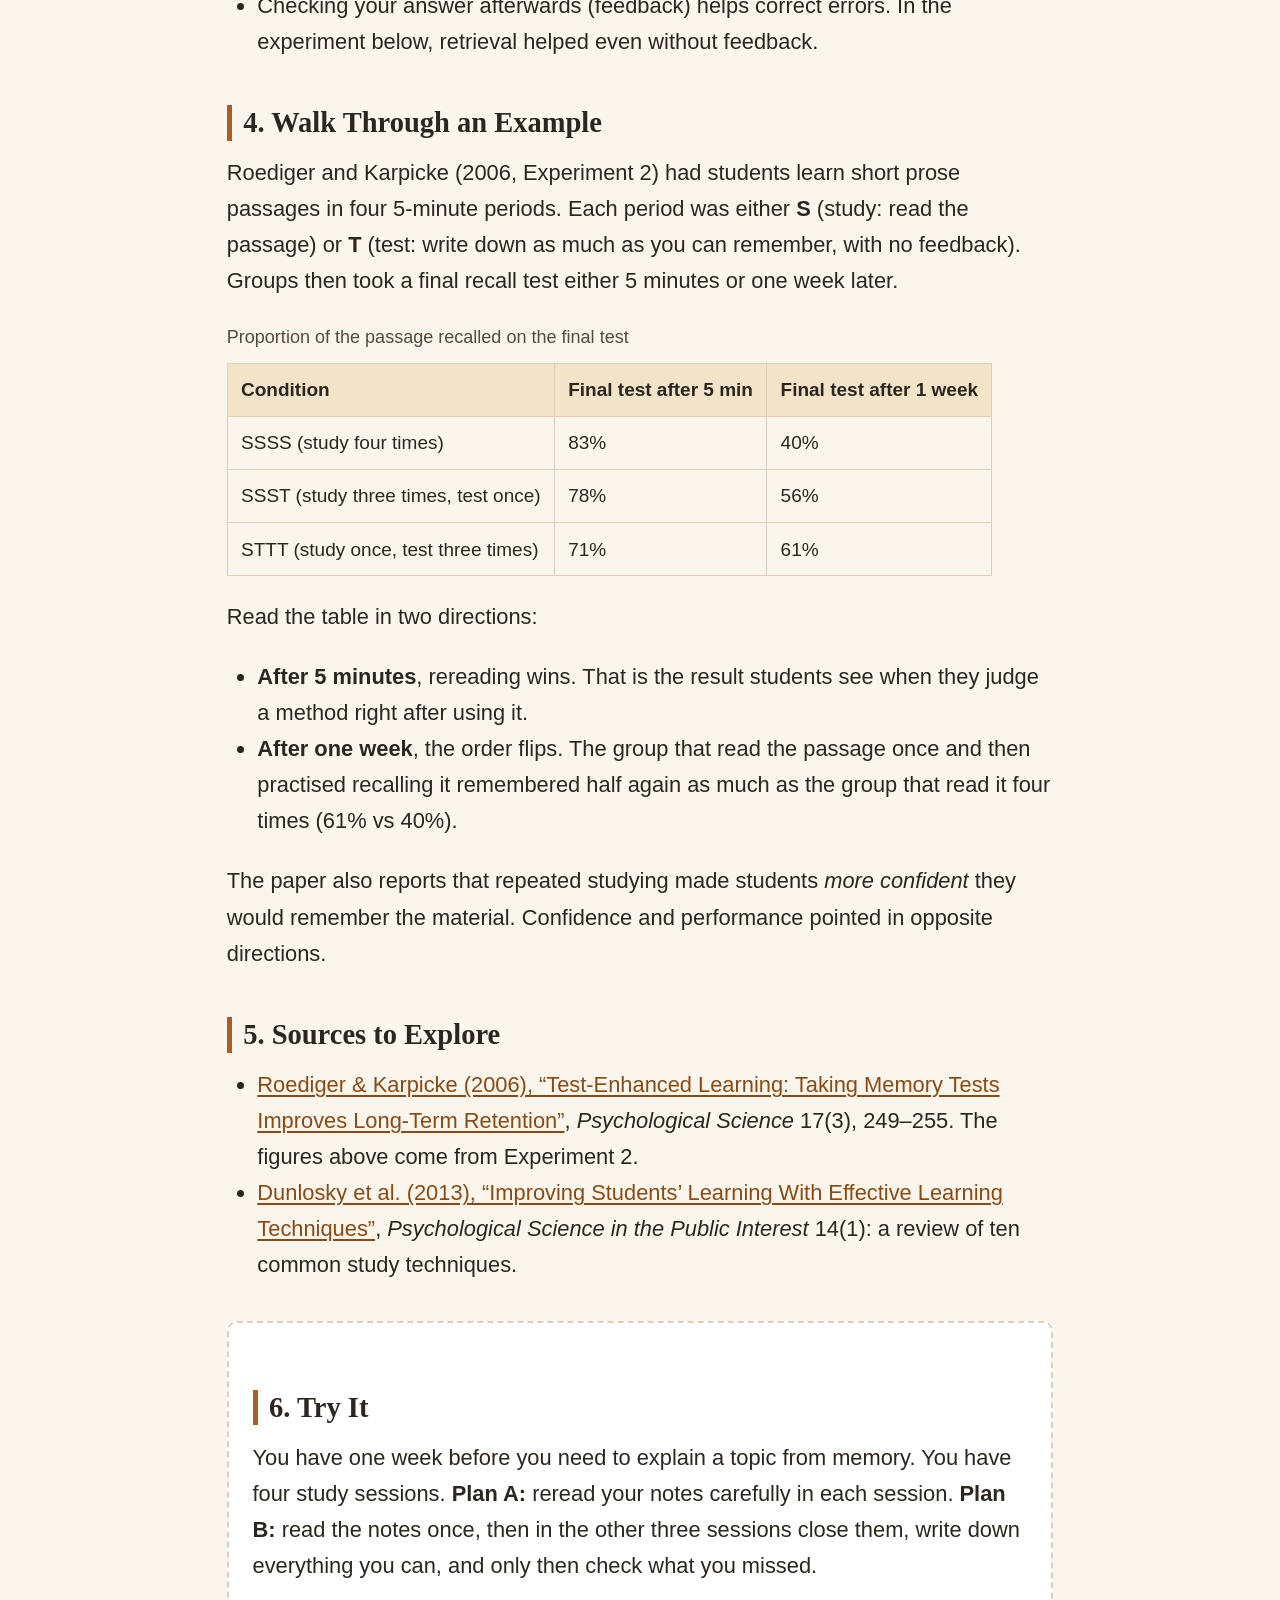
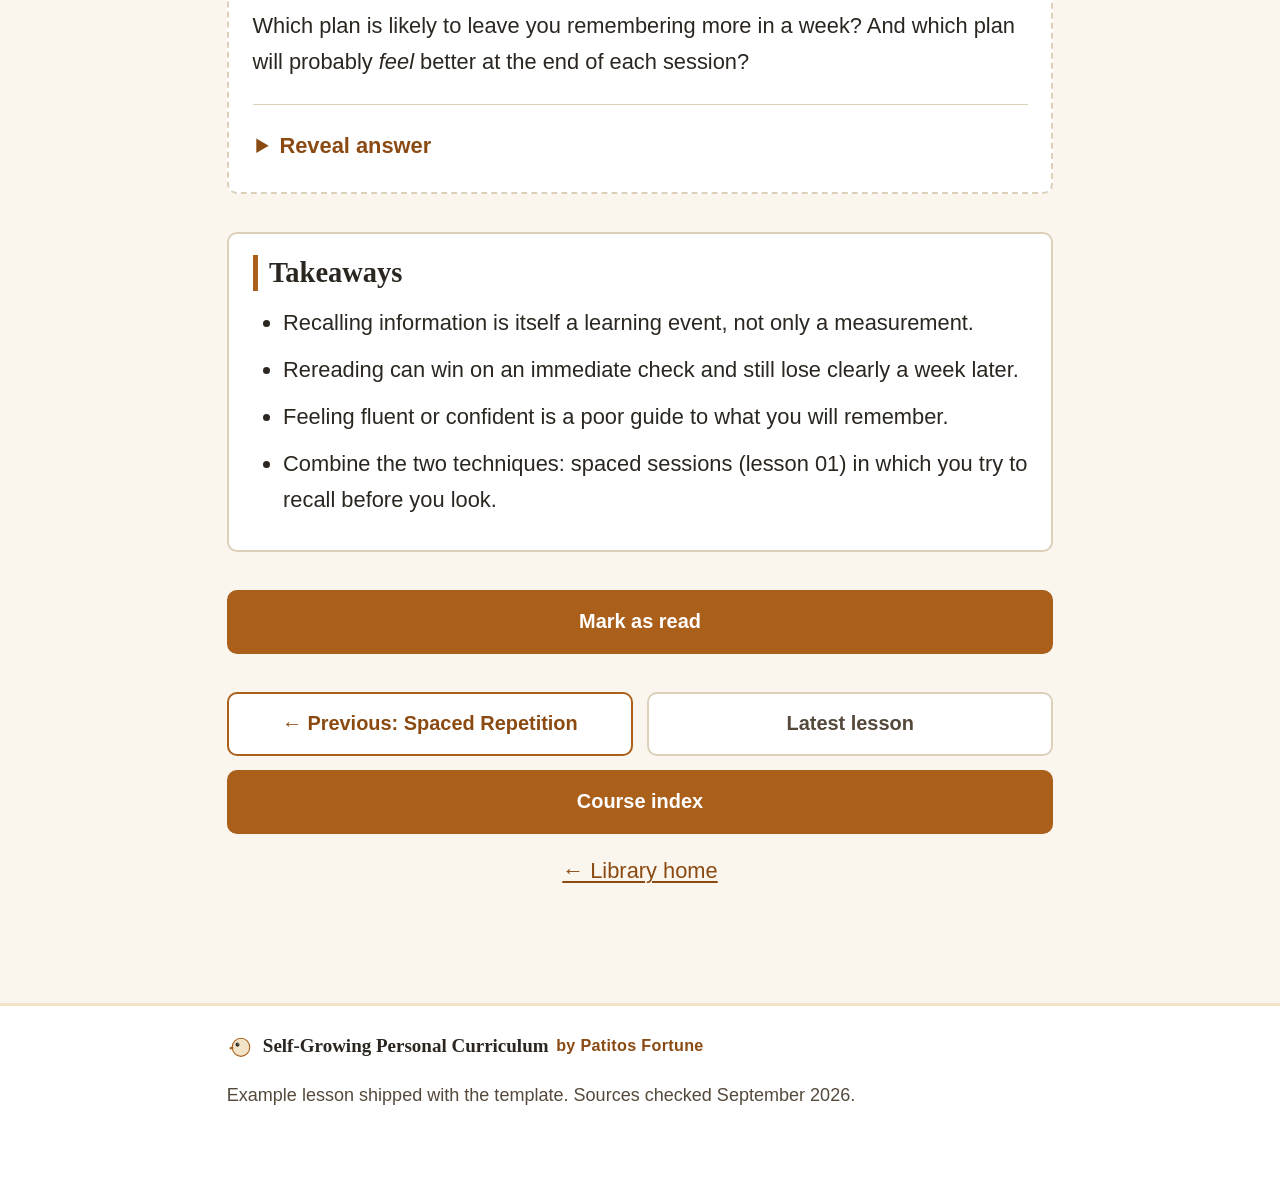
<file: courses/example-learning-how-to-learn/lessons/02.html>
<!DOCTYPE html>
<html lang="en">
<head>
<meta charset="UTF-8"><meta name="viewport" content="width=device-width, initial-scale=1.0">
<title>02. Retrieval Practice: Testing as a Way to Learn — Learning How to Learn</title>
<meta name="description" content="Why recalling something from memory strengthens it more than rereading it, even though rereading feels more productive.">
<link rel="icon" href="../../../assets/brand/logo.svg" type="image/svg+xml">
<link rel="stylesheet" href="../../../assets/css/style.css">
<script src="../../../assets/js/progress.js" defer></script>
</head>
<body data-lesson-id="example-learning-how-to-learn/02">
<header class="site-header"><div class="page"><a class="brand" href="../../../index.html"><img class="brand-logo" src="../../../assets/brand/logo.svg" alt="" width="40" height="40"><span class="brand-text"><span class="brand-name">Self-Growing Personal Curriculum</span><span class="brand-byline">by Patitos Fortune</span></span></a><span class="crumb">/ <a href="../index.html">Learning How to Learn</a> / Lesson 02</span><a class="header-link" href="../../../progress.html">Progress</a></div></header>
<main class="page">
<div class="lesson-header">
<span class="lesson-number">02</span> <span class="tier-badge tier-1">Foundations</span>
<h1>Retrieval Practice: Testing as a Way to Learn</h1>
<p class="lesson-tagline">Pulling an idea out of memory changes the memory. Rereading mostly changes how confident you feel.</p>
<div class="lesson-meta-row"><span class="duration-badge">~15 min</span><span class="source-badge">Source: Roediger &amp; Karpicke (2006)</span></div>
</div>

<section class="lesson-section" id="what"><h2>1. What You're Learning</h2>
<p><strong>Retrieval practice</strong> means studying by recalling information from memory (answering questions, writing what you remember with the book closed) instead of re-exposing yourself to it. Researchers call the resulting benefit the <strong>testing effect</strong>. You will see one well-known experiment that demonstrates it, and why it tends to feel less effective than it is.</p>
</section>

<section class="lesson-section" id="why"><h2>2. Why This Matters</h2>
<p>Rereading and highlighting are the most common ways people study, and they feel productive because the material looks increasingly familiar. But familiarity is not the same as being able to produce the idea when you need it. A large 2013 review of learning techniques (Dunlosky et al.) rated practice testing and distributed practice as the two most useful techniques it examined, and rated rereading and highlighting as low in usefulness.</p>
<p>The <a href="01.html">previous lesson</a> covered <em>when</em> to review. This lesson covers <em>how</em>: each review should be an attempt to recall.</p>
</section>

<section class="lesson-section" id="idea"><h2>3. The Idea</h2>
<p>A test is usually treated as a measurement. The testing effect says it is also a <em>learning event</em>. The act of searching memory and reconstructing an answer strengthens the route back to that information, which makes the next retrieval easier.</p>
<p>Rereading gives the answer to you, so memory does little work. It raises fluency (the text feels easy) and confidence, but less of it lasts.</p>
<p>Two practical consequences:</p>
<ul>
<li>Retrieval works best with some delay and some effort. Recalling something you saw ten seconds ago adds little.</li>
<li>Checking your answer afterwards (feedback) helps correct errors. In the experiment below, retrieval helped even without feedback.</li>
</ul>
</section>

<section class="lesson-section" id="example"><h2>4. Walk Through an Example</h2>
<p>Roediger and Karpicke (2006, Experiment 2) had students learn short prose passages in four 5-minute periods. Each period was either <strong>S</strong> (study: read the passage) or <strong>T</strong> (test: write down as much as you can remember, with no feedback). Groups then took a final recall test either 5 minutes or one week later.</p>
<div class="table-scroll"><table class="diagram-table">
<caption>Proportion of the passage recalled on the final test</caption>
<thead><tr><th>Condition</th><th>Final test after 5 min</th><th>Final test after 1 week</th></tr></thead>
<tbody>
<tr><td>SSSS (study four times)</td><td>83%</td><td>40%</td></tr>
<tr><td>SSST (study three times, test once)</td><td>78%</td><td>56%</td></tr>
<tr><td>STTT (study once, test three times)</td><td>71%</td><td>61%</td></tr>
</tbody></table></div>
<p>Read the table in two directions:</p>
<ul>
<li><strong>After 5 minutes</strong>, rereading wins. That is the result students see when they judge a method right after using it.</li>
<li><strong>After one week</strong>, the order flips. The group that read the passage once and then practised recalling it remembered half again as much as the group that read it four times (61% vs 40%).</li>
</ul>
<p>The paper also reports that repeated studying made students <em>more confident</em> they would remember the material. Confidence and performance pointed in opposite directions.</p>
</section>

<section class="lesson-section" id="explore"><h2>5. Sources to Explore</h2>
<ul>
<li><a href="https://doi.org/10.1111/j.1467-9280.2006.01693.x" target="_blank" rel="noopener">Roediger &amp; Karpicke (2006), “Test-Enhanced Learning: Taking Memory Tests Improves Long-Term Retention”</a>, <em>Psychological Science</em> 17(3), 249–255. The figures above come from Experiment 2.</li>
<li><a href="https://doi.org/10.1177/1529100612453266" target="_blank" rel="noopener">Dunlosky et al. (2013), “Improving Students’ Learning With Effective Learning Techniques”</a>, <em>Psychological Science in the Public Interest</em> 14(1): a review of ten common study techniques.</li>
</ul>
</section>

<section class="lesson-section exercise" id="try-it"><h2>6. Try It</h2>
<p>You have one week before you need to explain a topic from memory. You have four study sessions. <strong>Plan A:</strong> reread your notes carefully in each session. <strong>Plan B:</strong> read the notes once, then in the other three sessions close them, write down everything you can, and only then check what you missed.</p>
<p>Which plan is likely to leave you remembering more in a week? And which plan will probably <em>feel</em> better at the end of each session?</p>
<details><summary>Reveal answer</summary>
<p><strong>Plan B</strong> is likely to leave you remembering more after a week. It follows the STTT pattern from the example and adds feedback, which helps fix errors.</p>
<p><strong>Plan A</strong> will probably feel better. Rereading makes the notes look familiar and raises confidence, and on an immediate check it may even score higher. That is why students so often choose it. Combined with the previous lesson: space the sessions out, and make each one a recall attempt.</p>
</details>
</section>

<section class="lesson-section takeaways" id="takeaways"><h2>Takeaways</h2><ul>
<li>Recalling information is itself a learning event, not only a measurement.</li>
<li>Rereading can win on an immediate check and still lose clearly a week later.</li>
<li>Feeling fluent or confident is a poor guide to what you will remember.</li>
<li>Combine the two techniques: spaced sessions (lesson 01) in which you try to recall before you look.</li>
</ul></section>

<div class="progress-row"><button class="btn" type="button" data-progress-toggle aria-pressed="false">Mark as read</button></div>
<nav class="lesson-nav">
<a class="btn btn-secondary" href="01.html">&larr; Previous: Spaced Repetition</a>
<span class="btn btn-secondary btn-disabled">Latest lesson</span>
<a class="btn lesson-nav-index" href="../index.html">Course index</a>
</nav>
<div class="home-link-row"><a href="../../../index.html">&larr; Library home</a></div>
</main>
<footer class="site-footer"><div class="page"><p class="brand-footer"><img class="brand-footer-logo" src="../../../assets/brand/logo.svg" alt="" width="24" height="24"><span class="brand-name">Self-Growing Personal Curriculum</span> <span class="brand-byline">by Patitos Fortune</span></p><p>Example lesson shipped with the template. Sources checked September 2026.</p></div></footer>
</body>
</html>
</file>
<file: assets/css/style.css>
/* =========================================================
   SELF-GROWING PERSONAL CURRICULUM — shared stylesheet
   Design goals: comfortable reading on a phone, large touch
   targets, no external fonts or CDNs, and layout/navigation that
   work without JavaScript (JS only adds progress tracking).
   ========================================================= */

:root {
  /* ---- Brand theme (default: Patitos Fortune). Change these to rebrand.
     See docs/customizing.md. Keep text/accent contrast at WCAG AA (4.5:1). ---- */
  --color-bg:        #faf6ee;
  --color-bg-raised: #ffffff;
  --color-text:      #2b2620;
  --color-text-soft: #55493c;
  --color-border:    #ddd0ba;
  --color-accent:    #aa5f1b;   /* warm accessible accent */
  --color-accent-dark: #8a4a12;
  --color-accent-soft: #f3e3c8;
  --color-tier1:     #3f7a4e;   /* green   - foundations */
  --color-tier2:     #a3661a;   /* amber   - intermediate */
  --color-tier3:     #6b4d99;   /* violet  - deep dive */
  --color-focus:     #1c5fa8;
  --color-done:      #2f6b3e;   /* read / completed */
  --color-done-soft: #e3f0e5;

  --font-body: -apple-system, BlinkMacSystemFont, "Segoe UI", Roboto, "Helvetica Neue", Arial, sans-serif;
  --font-head: Georgia, "Times New Roman", Times, serif;

  --max-width: 46rem;
  --radius: 10px;
}

/* ---------- Reset-ish basics ---------- */
* { box-sizing: border-box; }

html {
  font-size: 112.5%; /* ~18px base, scales up below for readability */
  -webkit-text-size-adjust: 100%;
}

body {
  margin: 0;
  background: var(--color-bg);
  color: var(--color-text);
  font-family: var(--font-body);
  font-size: 1.15rem;
  line-height: 1.65;
  min-height: 100vh;
}

/* Ordinary prose wraps at word boundaries by default, which is what we
   want for table headers like "Position" (breaking those mid-letter, as
   word-break:break-word would, is worse than the problem it solves). Only
   elements likely to carry one long unbroken token — links and inline
   code such as repository paths or function signatures — get permission
   to break mid-word, and only as a last resort. */
/* General safety net: prose can contain an unbroken slash-joined compound
   (e.g. "Undo/Redo/Replay", "KernelExplainer/Explainer") with no ordinary
   space to wrap at, which would otherwise be clipped by overflow-x:hidden
   on a narrow screen. Table cells are deliberately excluded and reset back
   to normal breaking just below: a wide table already scrolls within its
   own .table-scroll box, and breaking a short header word like "Position"
   mid-letter to avoid that scroll would look far worse than the problem
   it solves. */
p, li, span, a, code, dt, dd, figcaption {
  overflow-wrap: break-word;
  word-break: break-word;
}
.diagram-table th, .diagram-table td,
table.data-table th, table.data-table td {
  overflow-wrap: normal;
  word-break: normal;
}

img { max-width: 100%; display: block; }

h1, h2, h3, h4 {
  font-family: var(--font-head);
  color: var(--color-text);
  line-height: 1.25;
  margin-top: 1.6em;
  margin-bottom: 0.5em;
  /* A lesson title can contain a slash-joined compound ("Undo/Redo/Replay")
     that a narrow screen has no ordinary space to wrap at. */
  overflow-wrap: break-word;
  word-break: break-word;
}

h1 { font-size: 2rem; margin-top: 0; }
h2 { font-size: 1.5rem; }
h3 { font-size: 1.2rem; }

p, ul, ol { margin: 0 0 1.1em 0; }
ul, ol { padding-left: 1.4em; }

a {
  color: var(--color-accent-dark);
  text-decoration: underline;
  text-underline-offset: 0.15em;
}
a:hover { color: var(--color-accent); }

a:focus-visible,
button:focus-visible,
summary:focus-visible {
  outline: 3px solid var(--color-focus);
  outline-offset: 2px;
  border-radius: 4px;
}

code, pre {
  font-family: "SFMono-Regular", Consolas, "Liberation Mono", Menlo, monospace;
  font-size: 0.95em;
}

code {
  background: var(--color-accent-soft);
  padding: 0.1em 0.35em;
  border-radius: 4px;
}

pre {
  background: #2b2620;
  color: #f3ead9;
  padding: 1em 1.1em;
  border-radius: var(--radius);
  overflow-x: auto;
  line-height: 1.5;
}
pre code { background: none; padding: 0; color: inherit; }

hr {
  border: none;
  border-top: 1px solid var(--color-border);
  margin: 2em 0;
}

/* ---------- Layout shell ---------- */
.page {
  max-width: var(--max-width);
  margin: 0 auto;
  padding: 1.25rem 1.25rem 3rem;
}

.site-header {
  border-bottom: 3px solid var(--color-accent-soft);
  background: var(--color-bg-raised);
}

.site-header .page {
  padding-top: 1.4rem;
  padding-bottom: 1.4rem;
  display: flex;
  align-items: center;
  gap: 0.75rem;
  flex-wrap: wrap;
}

.brand {
  display: flex;
  align-items: center;
  gap: 0.6rem;
  text-decoration: none;
  color: var(--color-text);
}

.brand:hover { color: var(--color-accent-dark); }

.brand-logo { width: 2.4rem; height: 2.4rem; flex-shrink: 0; }
.brand-text { display: flex; flex-direction: column; line-height: 1.2; }
.brand-byline {
  font-family: var(--font-body);
  font-size: 0.85rem;
  font-weight: 600;
  color: var(--color-accent-dark);
  letter-spacing: 0.02em;
}
.brand-byline:empty, .hero-byline:has(.brand-byline:empty) { display: none; }

.brand-name {
  font-family: var(--font-head);
  font-size: 1.4rem;
  font-weight: bold;
}

.crumb {
  font-size: 1rem;
  color: var(--color-text-soft);
}

.site-footer {
  border-top: 3px solid var(--color-accent-soft);
  background: var(--color-bg-raised);
  margin-top: 3rem;
  color: var(--color-text-soft);
  font-size: 0.95rem;
}

.brand-footer {
  display: flex;
  align-items: center;
  flex-wrap: wrap;
  gap: 0.4rem;
  font-weight: 600;
  color: var(--color-text);
}
.brand-footer .brand-name { font-size: 1rem; }
.brand-footer-logo { width: 1.5rem; height: 1.5rem; }

/* ---------- Home hero ---------- */
.home-hero {
  text-align: center;
  padding: 1.5rem 0 1rem;
}

.hero-logo { width: 5.5rem; height: 5.5rem; margin: 0 auto 0.5rem; }
.home-hero h1 { margin-bottom: 0.3rem; }
.home-hero h1 .brand-name { font-size: inherit; }
.hero-byline { margin: 0 0 1rem; }
.hero-byline .brand-byline {
  display: inline-block;
  font-size: 0.9rem;
  text-transform: uppercase;
  letter-spacing: 0.08em;
  border: 1px solid var(--color-accent);
  border-radius: 999px;
  padding: 0.15em 0.8em;
  background: var(--color-bg-raised);
}

.home-hero h1 { font-size: 2.4rem; }

.home-subtitle {
  font-size: 1.25rem;
  color: var(--color-text-soft);
  max-width: 34rem;
  margin: 0 auto 1rem;
}

/* ---------- Course card (home page) ---------- */
.course-card {
  display: block;
  background: var(--color-bg-raised);
  border: 2px solid var(--color-border);
  border-radius: var(--radius);
  padding: 1.5rem;
  margin: 1.5rem 0;
  text-decoration: none;
  color: var(--color-text);
  min-height: 44px;
}

.course-card:hover,
.course-card:focus-visible {
  border-color: var(--color-accent);
}

.course-card h2 {
  margin-top: 0;
  font-size: 1.6rem;
}

.course-meta {
  color: var(--color-text-soft);
  font-size: 1.05rem;
  margin-bottom: 0.75rem;
}

.course-path {
  font-size: 1.05rem;
  color: var(--color-text-soft);
}

.course-card .btn { margin-top: 1rem; }

/* ---------- Section heading for tiers ---------- */
.tier-heading {
  display: flex;
  align-items: baseline;
  gap: 0.6rem;
  margin-top: 2.2rem;
  padding-top: 0.4rem;
}

.tier-heading h2 { margin: 0; }

.tier-badge {
  display: inline-block;
  font-family: var(--font-body);
  font-size: 0.85rem;
  font-weight: 700;
  letter-spacing: 0.03em;
  text-transform: uppercase;
  padding: 0.25em 0.65em;
  border-radius: 999px;
  color: #fff;
  white-space: nowrap;
}

.tier-badge.tier-1 { background: var(--color-tier1); }
.tier-badge.tier-2 { background: var(--color-tier2); }
.tier-badge.tier-3 { background: var(--color-tier3); }

.tier-intro {
  color: var(--color-text-soft);
  margin-top: -0.4rem;
}

/* ---------- Lesson list card (course index) ---------- */
.lesson-list {
  list-style: none;
  margin: 0 0 1rem 0;
  padding: 0;
}

.lesson-card {
  display: block;
  background: var(--color-bg-raised);
  border: 2px solid var(--color-border);
  border-radius: var(--radius);
  padding: 1.1rem 1.25rem;
  margin-bottom: 1rem;
  text-decoration: none;
  color: var(--color-text);
}

.lesson-card:hover,
.lesson-card:focus-visible {
  border-color: var(--color-accent);
}

.lesson-card-top {
  display: flex;
  align-items: baseline;
  gap: 0.75rem;
  flex-wrap: wrap;
}

.lesson-number {
  font-family: var(--font-head);
  font-weight: bold;
  font-size: 1.5rem;
  color: var(--color-accent-dark);
  min-width: 2.2ch;
}

.lesson-title {
  font-size: 1.2rem;
  font-weight: 600;
  flex: 1 1 12rem;
}

.lesson-duration {
  font-size: 0.95rem;
  color: var(--color-text-soft);
  white-space: nowrap;
}

.lesson-desc {
  margin: 0.5rem 0 0;
  color: var(--color-text-soft);
}

/* ---------- Lesson page header ---------- */
.lesson-header {
  border-bottom: 2px solid var(--color-accent-soft);
  padding-bottom: 1rem;
  margin-bottom: 1.5rem;
}

.lesson-header .lesson-number {
  font-size: 2.2rem;
}

.lesson-header h1 {
  margin-top: 0.2rem;
  margin-bottom: 0.4rem;
}

.lesson-tagline {
  font-size: 1.15rem;
  color: var(--color-text-soft);
  font-style: italic;
  margin-bottom: 0;
}

.lesson-meta-row {
  display: flex;
  gap: 0.6rem;
  flex-wrap: wrap;
  align-items: center;
  margin-top: 0.7rem;
}

.duration-badge,
.source-badge {
  display: inline-block;
  font-size: 0.95rem;
  color: var(--color-text-soft);
  border: 1px solid var(--color-border);
  border-radius: 999px;
  padding: 0.2em 0.75em;
  max-width: 100%;
  /* A source badge may carry a long unbroken token such as a
     slash-joined repository name; let it wrap on narrow screens. */
  overflow-wrap: break-word;
  word-break: break-word;
}

/* ---------- Lesson body sections ---------- */
.lesson-section {
  margin: 2rem 0;
}

.lesson-section > h2 {
  border-left: 5px solid var(--color-accent);
  padding-left: 0.6rem;
}

.callout {
  background: var(--color-accent-soft);
  border-radius: var(--radius);
  padding: 1rem 1.2rem;
  margin: 1.2rem 0;
}

.callout h3 { margin-top: 0; }

/* ---------- Simple diagram / state-table helpers ---------- */
/* .table-scroll wraps each table so a wide one (many columns) scrolls
   horizontally within its own small box on a narrow screen, instead of
   either forcing the whole page to scroll sideways or being clipped by
   html/body's page-level overflow-x:hidden below. The <table> itself keeps
   its normal display:table so header and body columns stay aligned. */
.table-scroll {
  overflow-x: auto;
  -webkit-overflow-scrolling: touch;
  max-width: 100%;
  margin: 1.2rem 0;
}
.diagram-table,
table.data-table {
  border-collapse: collapse;
  margin: 0;
  font-size: 1rem;
}

.diagram-table caption,
table.data-table caption {
  text-align: left;
  color: var(--color-text-soft);
  margin-bottom: 0.5rem;
  font-size: 0.95rem;
}

.diagram-table th, .diagram-table td,
table.data-table th, table.data-table td {
  border: 1px solid var(--color-border);
  padding: 0.55rem 0.7rem;
  text-align: left;
  vertical-align: top;
}

.diagram-table th, table.data-table th {
  background: var(--color-accent-soft);
}

.state-flow {
  display: flex;
  flex-wrap: wrap;
  gap: 0.5rem;
  align-items: center;
  margin: 1.2rem 0;
}

.state-chip {
  display: inline-block;
  border: 2px solid var(--color-border);
  border-radius: 999px;
  padding: 0.4em 0.9em;
  background: var(--color-bg-raised);
  font-weight: 600;
}

.state-chip.is-current { border-color: var(--color-accent); color: var(--color-accent-dark); }

.state-arrow { font-size: 1.3rem; color: var(--color-text-soft); }

/* ---------- Exercise / reveal ---------- */
.exercise {
  border: 2px dashed var(--color-border);
  border-radius: var(--radius);
  padding: 1.1rem 1.25rem;
  margin: 1.2rem 0;
  background: var(--color-bg-raised);
}

.exercise h3 { margin-top: 0; }

details {
  margin-top: 0.9rem;
  border-top: 1px solid var(--color-border);
  padding-top: 0.8rem;
}

summary {
  cursor: pointer;
  font-weight: 700;
  color: var(--color-accent-dark);
  padding: 0.4rem 0.2rem;
  min-height: 44px;
  display: list-item;
}

details[open] summary { margin-bottom: 0.6rem; }

/* ---------- Takeaways ---------- */
.takeaways {
  background: var(--color-bg-raised);
  border: 2px solid var(--color-border);
  border-radius: var(--radius);
  padding: 1.1rem 1.25rem;
}

.takeaways h2 { margin-top: 0; }
.takeaways ul { margin-bottom: 0; }
.takeaways li { margin-bottom: 0.5em; }

/* ---------- Navigation buttons ---------- */
.btn {
  display: inline-block;
  min-height: 56px;
  min-width: 44px;
  padding: 0.9rem 1.3rem;
  border-radius: var(--radius);
  border: 2px solid var(--color-accent);
  background: var(--color-accent);
  color: #fff !important;
  text-decoration: none !important;
  font-weight: 700;
  font-size: 1.05rem;
  text-align: center;
  line-height: 1.3;
}

.btn:hover, .btn:focus-visible { background: var(--color-accent-dark); border-color: var(--color-accent-dark); }

.btn-secondary {
  background: var(--color-bg-raised);
  color: var(--color-accent-dark) !important;
}

.btn-secondary:hover, .btn-secondary:focus-visible {
  background: var(--color-accent-soft);
}

.btn-disabled {
  background: var(--color-bg-raised);
  border-color: var(--color-border);
  color: var(--color-text-soft) !important;
  cursor: default;
}

.lesson-nav {
  display: grid;
  grid-template-columns: 1fr 1fr;
  gap: 0.75rem;
  margin: 2rem 0 1rem;
}

.lesson-nav .btn { width: 100%; }

.lesson-nav-index {
  grid-column: 1 / -1;
}

.home-link-row {
  text-align: center;
  margin-top: 0.5rem;
}

/* ---------- Responsive ---------- */
@media (min-width: 700px) {
  html { font-size: 118.75%; } /* ~19px */
  .home-hero h1 { font-size: 2.8rem; }
}

@media (max-width: 480px) {
  .lesson-nav { grid-template-columns: 1fr; }
  .lesson-header .lesson-number { font-size: 1.8rem; }
  .home-hero h1 { font-size: 2rem; }
}

/* ---------- Reading progress (assets/js/progress.js) ---------- */
.progress-row { margin: 2rem 0 1rem; }
.progress-row .btn { width: 100%; }
.btn[aria-pressed="true"] {
  background: var(--color-done-soft);
  border-color: var(--color-done);
  color: var(--color-done) !important;
}
.lesson-card.is-complete { border-color: var(--color-done); }
.lesson-card.is-complete .lesson-number::after,
.course-card.is-complete h2::after {
  content: " \2713";
  color: var(--color-done);
}
.progress-count:empty { display: none; }
.progress-note {
  font-size: 0.95rem;
  color: var(--color-text-soft);
}
.button-row {
  display: flex;
  flex-wrap: wrap;
  gap: 0.75rem;
  margin: 1rem 0;
}
.button-row .btn, .button-row label.btn { flex: 1 1 12rem; cursor: pointer; }
label.btn:focus-within { outline: 3px solid var(--color-focus); outline-offset: 2px; }
.visually-hidden {
  position: absolute; width: 1px; height: 1px; overflow: hidden;
  clip: rect(0 0 0 0); white-space: nowrap;
}
.status-message { min-height: 1.6em; font-weight: 600; }
.header-link { margin-left: auto; font-size: 0.95rem; }
.example-flag {
  display: inline-block;
  font-size: 0.8rem;
  font-weight: 700;
  text-transform: uppercase;
  letter-spacing: 0.03em;
  border: 1px dashed var(--color-text-soft);
  color: var(--color-text-soft);
  border-radius: 999px;
  padding: 0.1em 0.6em;
  vertical-align: middle;
}

/* No horizontal scroll anywhere */
html, body { max-width: 100%; overflow-x: hidden; }
</file>
